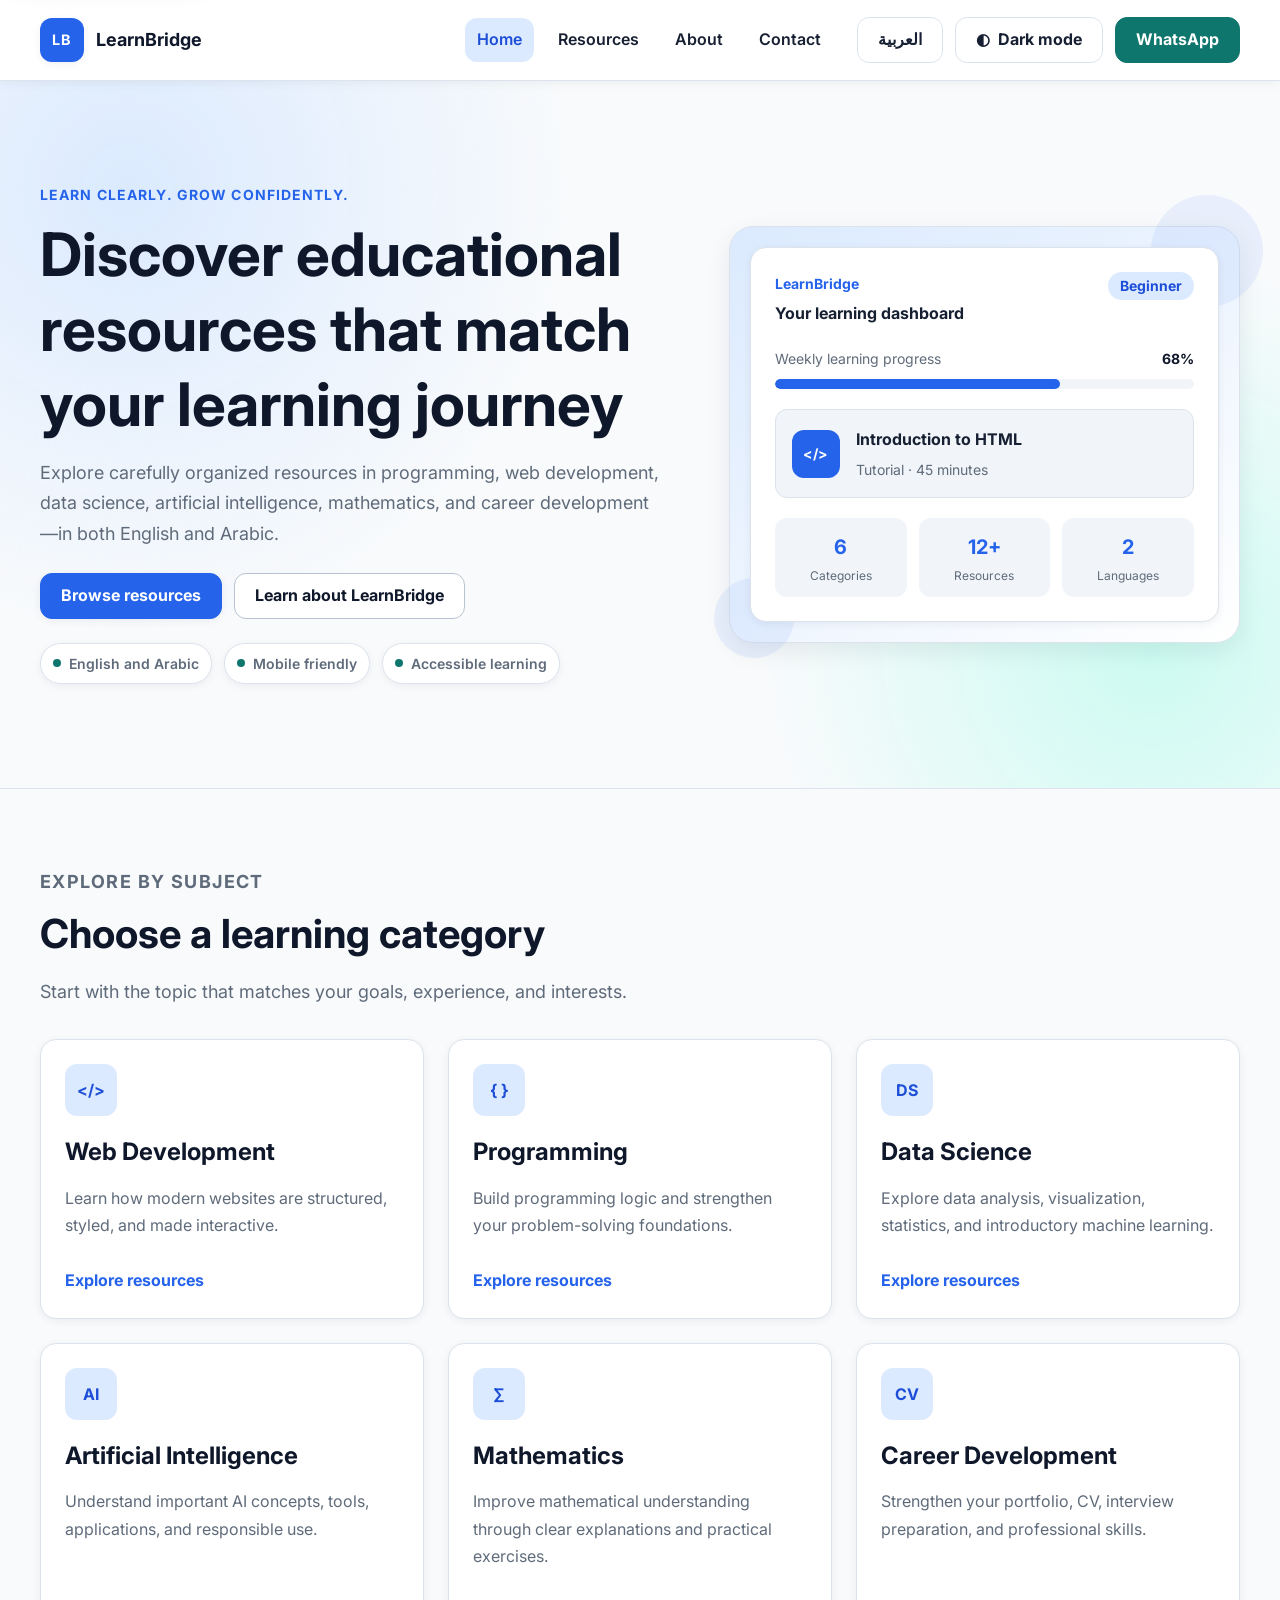
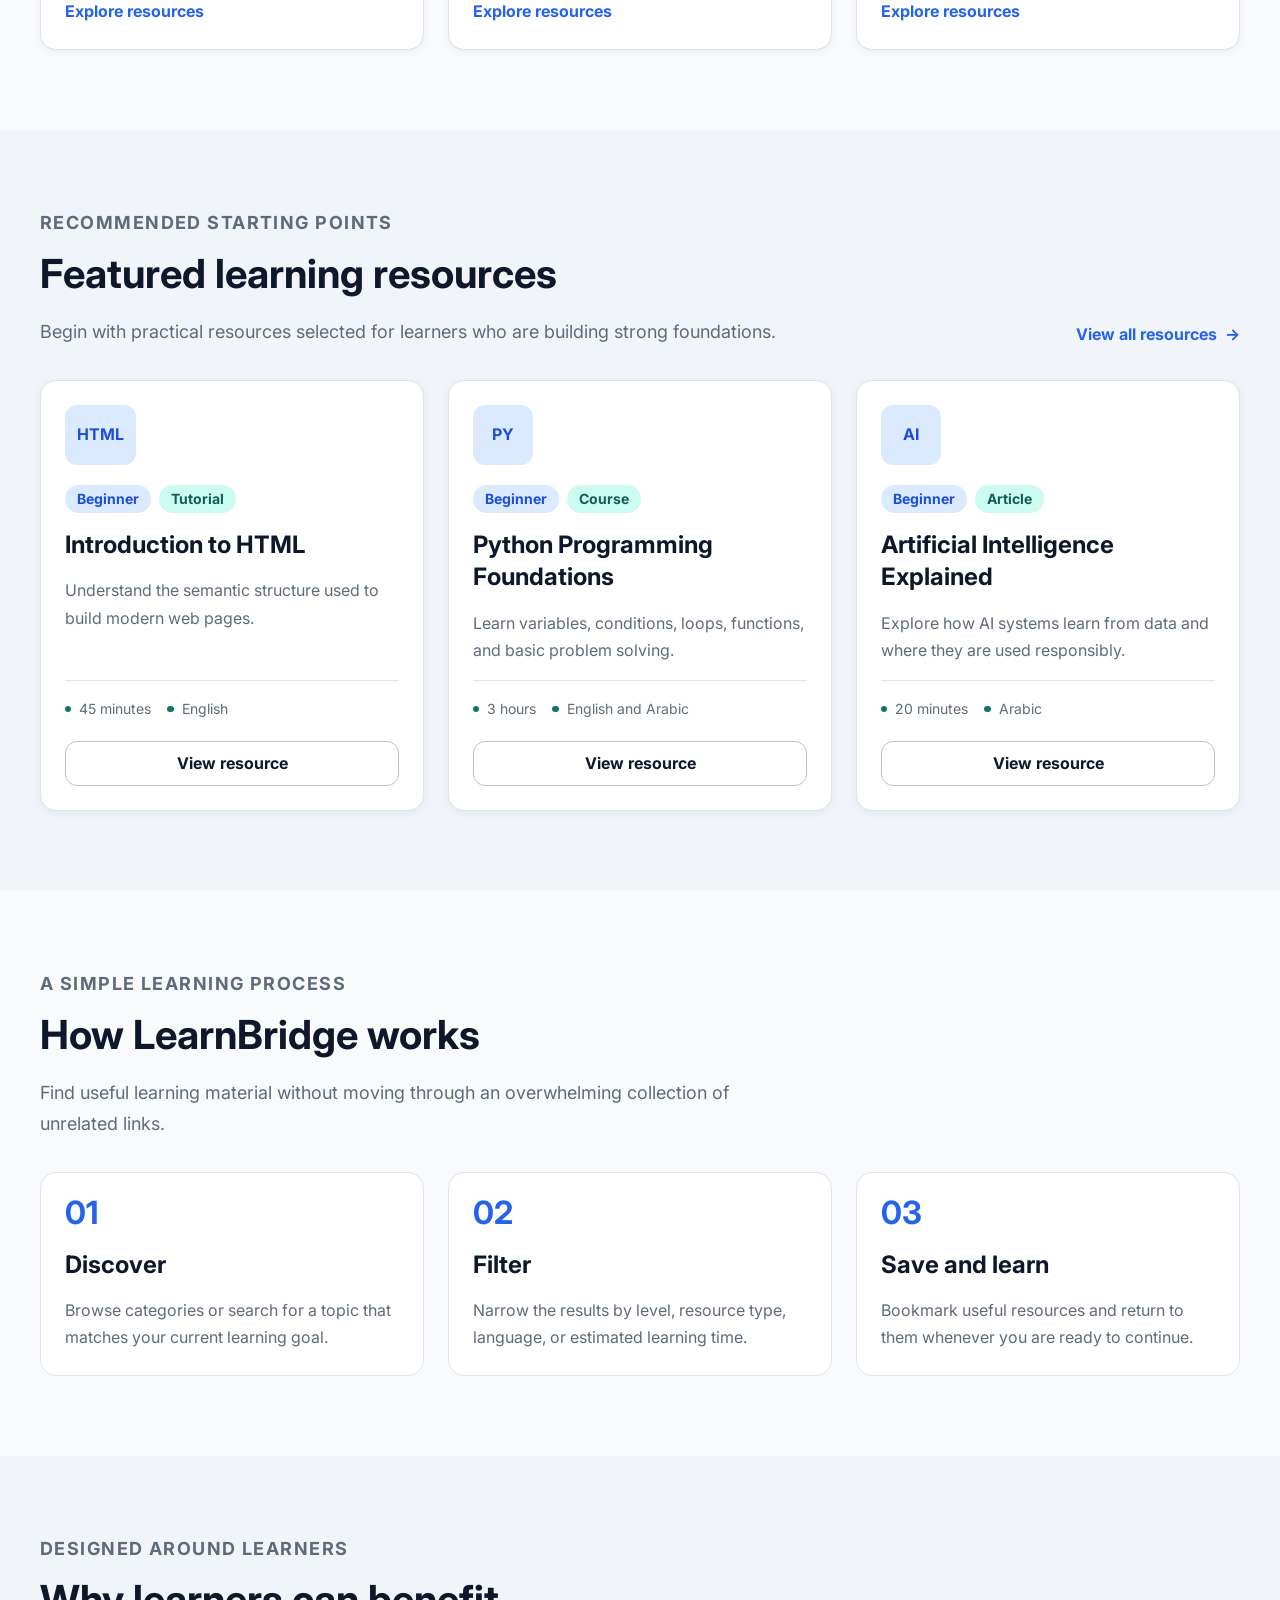
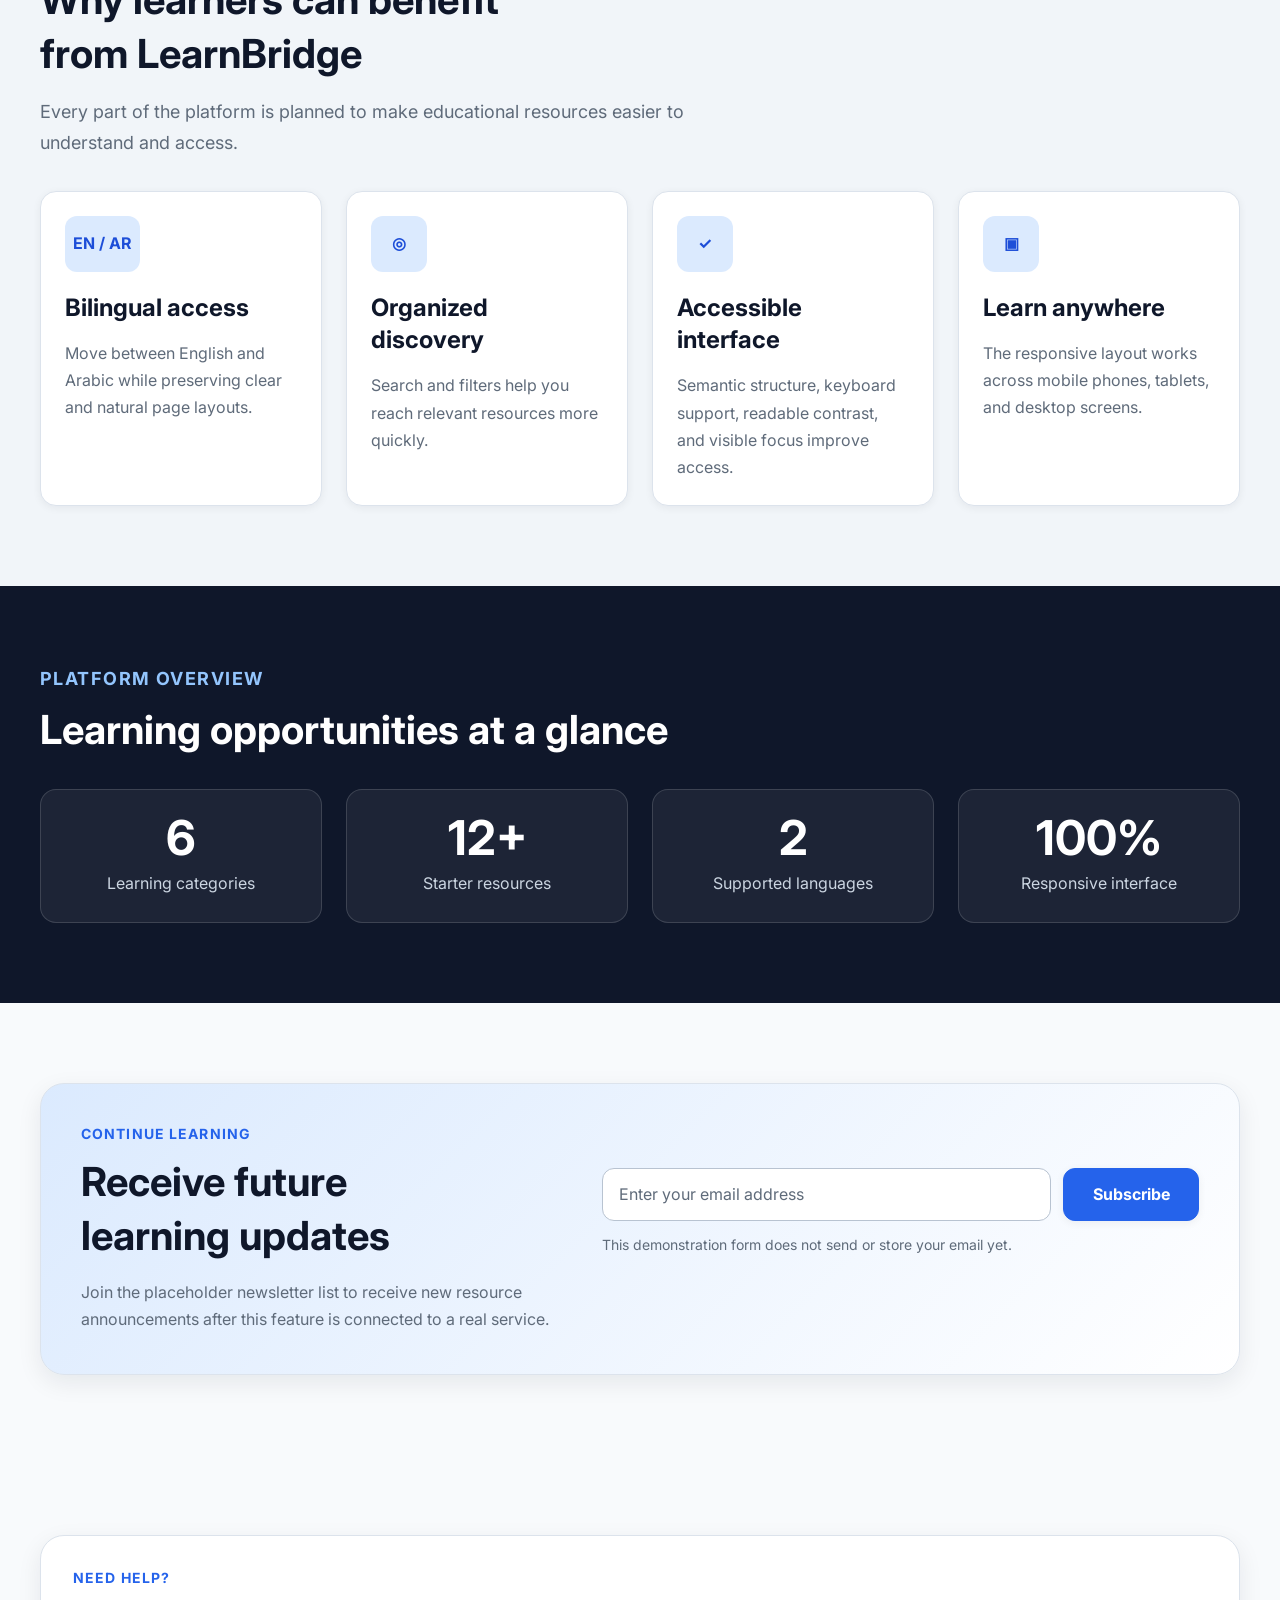
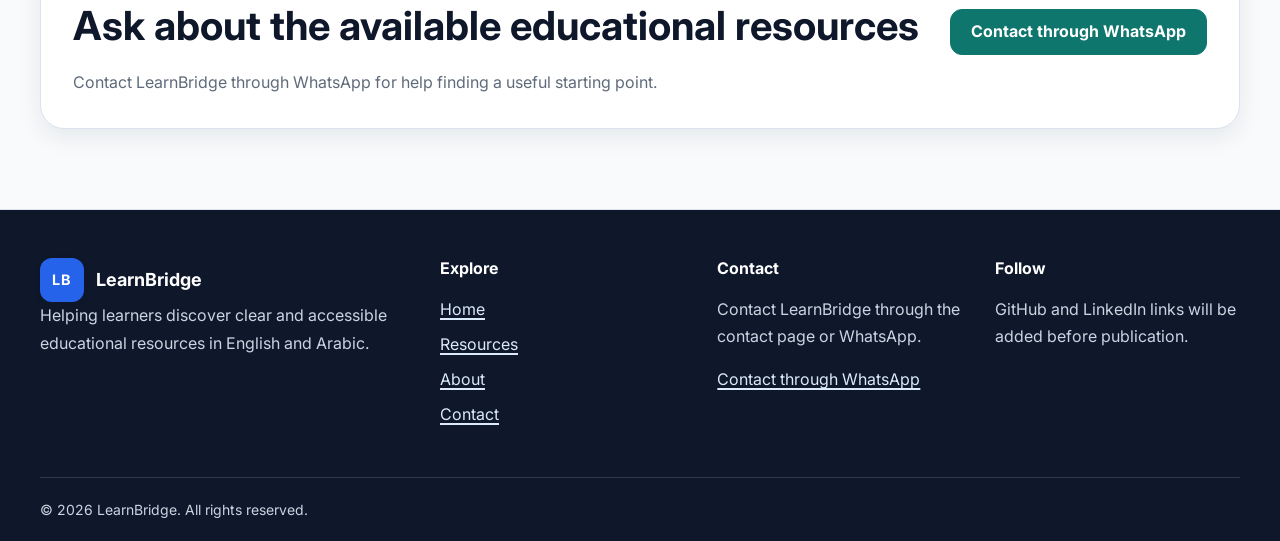
<file: index.html>
<!DOCTYPE html>
<html lang="en" dir="ltr">
  <head>
    <meta charset="UTF-8">
    <meta name="viewport" content="width=device-width, initial-scale=1.0">

    <meta
      name="description"
      content="Discover bilingual educational resources for web development, programming, data science, artificial intelligence, mathematics, and career development."
    >

    <meta name="theme-color" content="#2563eb">

    <meta name="robots" content="index, follow">
    <meta name="color-scheme" content="light dark">

    <link
      rel="icon"
      href="images/logo/favicon.svg"
      type="image/svg+xml"
    >

    <link
      rel="canonical"
      href="https://hawraamkhalil.github.io/learnbridge-bilingual-learning-platform/"
    >

    <meta
      property="og:url"
      content="https://hawraamkhalil.github.io/learnbridge-bilingual-learning-platform/"
    >
    <meta
      property="og:image"
      content="https://hawraamkhalil.github.io/learnbridge-bilingual-learning-platform/images/screenshots/home-desktop.png"
    >
    <meta property="og:type" content="website">
    <meta property="og:site_name" content="LearnBridge">

    <meta
      property="og:title"
      content="LearnBridge | Bilingual Educational Resources"
    >

    <meta
      property="og:description"
      content="Discover organized educational resources in programming, web development, data science, artificial intelligence, mathematics, and career development in English and Arabic."
    >

    <meta name="twitter:card" content="summary">

    <meta
      name="twitter:title"
      content="LearnBridge | Bilingual Educational Resources"
    >

    <meta
      name="twitter:description"
      content="Discover organized educational resources in English and Arabic."
    >

    <link rel="preconnect" href="https://fonts.googleapis.com">
    <link rel="preconnect" href="https://fonts.gstatic.com" crossorigin>

    <link
      href="https://fonts.googleapis.com/css2?family=Inter:wght@400;500;600;700&family=Noto+Kufi+Arabic:wght@400;500;600;700&display=swap"
      rel="stylesheet"
    >

    <title>LearnBridge | Bilingual Educational Resources</title>

    <link rel="stylesheet" href="css/style.css">
    <link rel="stylesheet" href="css/responsive.css">

    <script src="js/language.js" defer></script>
    <script src="js/main.js" defer></script>
  </head>

  <body id="top" data-page="home">
    <a
      class="skip-link"
      href="#main-content"
      data-i18n="common.skipToContent"
    >
      Skip to main content
    </a>

    <header class="site-header">
      <div class="container header-layout">
        <a
          class="brand"
          href="index.html"
          aria-label="LearnBridge home"
          data-i18n-aria-label="common.brandHomeLabel"
        >
          <span class="brand-mark" aria-hidden="true">LB</span>
          <span class="brand-name">LearnBridge</span>
        </a>

        <button
          class="menu-toggle control-button"
          type="button"
          aria-expanded="false"
          aria-controls="primary-navigation"
          aria-label="Open navigation menu"
          data-menu-toggle
          data-i18n-aria-label="common.openMenu"
        >
          <span class="menu-toggle__icon" aria-hidden="true">
            <span class="menu-toggle__bar"></span>
            <span class="menu-toggle__bar"></span>
            <span class="menu-toggle__bar"></span>
          </span>

          <span
            class="menu-toggle__label"
            data-i18n="common.menu"
          >
            Menu
          </span>
        </button>

        <nav
          id="primary-navigation"
          class="primary-navigation"
          data-primary-navigation
          aria-label="Primary navigation"
          data-i18n-aria-label="common.primaryNavigation"
        >
          <ul class="navigation-list">
            <li>
              <a
                class="navigation-link"
                href="index.html"
                aria-current="page"
                data-i18n="common.navHome"
              >
                Home
              </a>
            </li>

            <li>
              <a
                class="navigation-link"
                href="resources.html"
                data-i18n="common.navResources"
              >
                Resources
              </a>
            </li>

            <li>
              <a
                class="navigation-link"
                href="about.html"
                data-i18n="common.navAbout"
              >
                About
              </a>
            </li>

            <li>
              <a
                class="navigation-link"
                href="contact.html"
                data-i18n="common.navContact"
              >
                Contact
              </a>
            </li>
          </ul>

          <div class="navigation-actions">
            <button
              class="control-button language-toggle"
              type="button"
              data-language-toggle
              aria-label="Switch language to Arabic"
            >
              <span
                data-language-toggle-label
                lang="ar"
                dir="rtl"
              >
                العربية
              </span>
            </button>

            <button
              class="control-button theme-toggle"
              type="button"
              data-theme-toggle
              aria-label="Switch to dark mode"
              data-i18n-aria-label="common.switchToDarkMode"
              aria-pressed="false"
            >
              <span aria-hidden="true">◐</span>

              <span
                data-theme-label
                data-i18n="common.darkMode"
              >
                Dark mode
              </span>
            </button>

            <a
              class="button button--whatsapp"
              href="contact.html#whatsapp-contact"
              data-whatsapp-link
              data-i18n="common.whatsapp"
            >
              WhatsApp
            </a>
          </div>
        </nav>
      </div>
    </header>

    <main id="main-content" tabindex="-1">
      <section
        class="hero section"
        aria-labelledby="home-page-title"
      >
        <div class="container hero-grid">
          <div class="hero-copy">
            <p
              class="eyebrow"
              data-i18n="home.eyebrow"
            >
              Learn clearly. Grow confidently.
            </p>

            <h1
              id="home-page-title"
              data-i18n="home.heroTitle"
            >
              Discover educational resources that match your learning journey
            </h1>

            <p
              class="hero-description"
              data-i18n="home.heroDescription"
            >
              Explore carefully organized resources in programming, web
              development, data science, artificial intelligence, mathematics,
              and career development—in both English and Arabic.
            </p>

            <div class="hero-actions">
              <a
                class="button button--primary"
                href="resources.html"
                data-i18n="home.browseResources"
              >
                Browse resources
              </a>

              <a
                class="button button--secondary"
                href="about.html"
                data-i18n="home.learnMore"
              >
                Learn about LearnBridge
              </a>
            </div>

            <ul
              class="hero-highlights"
              aria-label="Platform highlights"
              data-i18n-aria-label="home.highlightsLabel"
            >
              <li data-i18n="home.highlightBilingual">
                English and Arabic
              </li>

              <li data-i18n="home.highlightResponsive">
                Mobile friendly
              </li>

              <li data-i18n="home.highlightAccessible">
                Accessible learning
              </li>
            </ul>
          </div>

          <div
            class="hero-visual"
            role="img"
            aria-label="Preview of the LearnBridge resource experience"
            data-i18n-aria-label="home.heroPreviewLabel"
          >
            <div class="hero-dashboard">
              <div class="hero-dashboard__header">
                <div>
                  <span class="hero-dashboard__label">LearnBridge</span>
                  <strong data-i18n="home.previewHeading">
                    Your learning dashboard
                  </strong>
                </div>

                <span class="badge" data-i18n="home.previewLevel">
                  Beginner
                </span>
              </div>

              <div class="hero-progress">
                <div class="hero-progress__text">
                  <span data-i18n="home.weeklyProgress">
                    Weekly learning progress
                  </span>

                  <strong>68%</strong>
                </div>

                <div
                  class="progress-track"
                  role="progressbar"
                  aria-label="Weekly learning progress"
                  aria-valuemin="0"
                  aria-valuemax="100"
                  aria-valuenow="68"
                  data-i18n-aria-label="home.weeklyProgress"
                >
                  <span class="progress-value"></span>
                </div>
              </div>

              <div class="hero-resource-preview">
                <span
                  class="resource-preview-icon"
                  aria-hidden="true"
                >
                  &lt;/&gt;
                </span>

                <div>
                  <strong data-i18n="home.previewResourceTitle">
                    Introduction to HTML
                  </strong>

                  <span data-i18n="home.previewResourceMeta">
                    Tutorial · 45 minutes
                  </span>
                </div>
              </div>

              <div class="hero-stat-grid">
                <div class="hero-mini-stat">
                  <strong>6</strong>
                  <span data-i18n="home.previewCategories">
                    Categories
                  </span>
                </div>

                <div class="hero-mini-stat">
                  <strong>12+</strong>
                  <span data-i18n="home.previewResources">
                    Resources
                  </span>
                </div>

                <div class="hero-mini-stat">
                  <strong>2</strong>
                  <span data-i18n="home.previewLanguages">
                    Languages
                  </span>
                </div>
              </div>
            </div>
          </div>
        </div>
      </section>

      <section
        class="section"
        aria-labelledby="categories-title"
      >
        <div class="container">
          <div class="section-heading">
            <p
              class="eyebrow"
              data-i18n="home.categoriesEyebrow"
            >
              Explore by subject
            </p>

            <h2
              id="categories-title"
              data-i18n="home.categoriesTitle"
            >
              Choose a learning category
            </h2>

            <p data-i18n="home.categoriesDescription">
              Start with the topic that matches your goals, experience, and
              interests.
            </p>
          </div>

          <div class="category-grid">
            <article class="card category-card">
              <span class="category-icon" aria-hidden="true">
                &lt;/&gt;
              </span>

              <h3 data-i18n="categories.webDevelopment">
                Web Development
              </h3>

              <p data-i18n="categories.webDevelopmentDescription">
                Learn how modern websites are structured, styled, and made
                interactive.
              </p>

              <a
                class="category-link"
                href="resources.html#resource-library"
                data-i18n="home.exploreCategory"
              >
                Explore resources
              </a>
            </article>

            <article class="card category-card">
              <span class="category-icon" aria-hidden="true">
                { }
              </span>

              <h3 data-i18n="categories.programming">
                Programming
              </h3>

              <p data-i18n="categories.programmingDescription">
                Build programming logic and strengthen your problem-solving
                foundations.
              </p>

              <a
                class="category-link"
                href="resources.html#resource-library"
                data-i18n="home.exploreCategory"
              >
                Explore resources
              </a>
            </article>

            <article class="card category-card">
              <span class="category-icon" aria-hidden="true">
                DS
              </span>

              <h3 data-i18n="categories.dataScience">
                Data Science
              </h3>

              <p data-i18n="categories.dataScienceDescription">
                Explore data analysis, visualization, statistics, and
                introductory machine learning.
              </p>

              <a
                class="category-link"
                href="resources.html#resource-library"
                data-i18n="home.exploreCategory"
              >
                Explore resources
              </a>
            </article>

            <article class="card category-card">
              <span class="category-icon" aria-hidden="true">
                AI
              </span>

              <h3 data-i18n="categories.artificialIntelligence">
                Artificial Intelligence
              </h3>

              <p data-i18n="categories.artificialIntelligenceDescription">
                Understand important AI concepts, tools, applications, and
                responsible use.
              </p>

              <a
                class="category-link"
                href="resources.html#resource-library"
                data-i18n="home.exploreCategory"
              >
                Explore resources
              </a>
            </article>

            <article class="card category-card">
              <span class="category-icon" aria-hidden="true">
                ∑
              </span>

              <h3 data-i18n="categories.mathematics">
                Mathematics
              </h3>

              <p data-i18n="categories.mathematicsDescription">
                Improve mathematical understanding through clear explanations
                and practical exercises.
              </p>

              <a
                class="category-link"
                href="resources.html#resource-library"
                data-i18n="home.exploreCategory"
              >
                Explore resources
              </a>
            </article>

            <article class="card category-card">
              <span class="category-icon" aria-hidden="true">
                CV
              </span>

              <h3 data-i18n="categories.careerDevelopment">
                Career Development
              </h3>

              <p data-i18n="categories.careerDevelopmentDescription">
                Strengthen your portfolio, CV, interview preparation, and
                professional skills.
              </p>

              <a
                class="category-link"
                href="resources.html#resource-library"
                data-i18n="home.exploreCategory"
              >
                Explore resources
              </a>
            </article>
          </div>
        </div>
      </section>

      <section
        class="section section--subtle"
        aria-labelledby="featured-resources-title"
      >
        <div class="container">
          <div class="section-header-row">
            <div class="section-heading">
              <p
                class="eyebrow"
                data-i18n="home.featuredEyebrow"
              >
                Recommended starting points
              </p>

              <h2
                id="featured-resources-title"
                data-i18n="home.featuredTitle"
              >
                Featured learning resources
              </h2>

              <p data-i18n="home.featuredDescription">
                Begin with practical resources selected for learners who are
                building strong foundations.
              </p>
            </div>

            <a
              class="text-link"
              href="resources.html"
              data-i18n="home.viewAllResources"
            >
              View all resources
            </a>
          </div>

          <div class="featured-grid">
            <article class="card resource-card">
              <div
                class="resource-card__icon"
                aria-hidden="true"
              >
                HTML
              </div>

              <div class="resource-card__badges">
                <span
                  class="badge"
                  data-i18n="resourceLabels.beginner"
                >
                  Beginner
                </span>

                <span
                  class="badge badge--accent"
                  data-i18n="resourceLabels.tutorial"
                >
                  Tutorial
                </span>
              </div>

              <h3 data-i18n="featured.htmlTitle">
                Introduction to HTML
              </h3>

              <p data-i18n="featured.htmlDescription">
                Understand the semantic structure used to build modern web
                pages.
              </p>

              <div class="resource-card__meta">
                <span data-i18n="featured.duration45">
                  45 minutes
                </span>

                <span data-i18n="featured.languageEnglish">
                  English
                </span>
              </div>

              <a
                class="button button--secondary"
                href="resources.html"
                data-i18n="home.viewResource"
              >
                View resource
              </a>
            </article>

            <article class="card resource-card">
              <div
                class="resource-card__icon"
                aria-hidden="true"
              >
                PY
              </div>

              <div class="resource-card__badges">
                <span
                  class="badge"
                  data-i18n="resourceLabels.beginner"
                >
                  Beginner
                </span>

                <span
                  class="badge badge--accent"
                  data-i18n="resourceLabels.course"
                >
                  Course
                </span>
              </div>

              <h3 data-i18n="featured.pythonTitle">
                Python Programming Foundations
              </h3>

              <p data-i18n="featured.pythonDescription">
                Learn variables, conditions, loops, functions, and basic
                problem solving.
              </p>

              <div class="resource-card__meta">
                <span data-i18n="featured.duration180">
                  3 hours
                </span>

                <span data-i18n="featured.languageBilingual">
                  English and Arabic
                </span>
              </div>

              <a
                class="button button--secondary"
                href="resources.html"
                data-i18n="home.viewResource"
              >
                View resource
              </a>
            </article>

            <article class="card resource-card">
              <div
                class="resource-card__icon"
                aria-hidden="true"
              >
                AI
              </div>

              <div class="resource-card__badges">
                <span
                  class="badge"
                  data-i18n="resourceLabels.beginner"
                >
                  Beginner
                </span>

                <span
                  class="badge badge--accent"
                  data-i18n="resourceLabels.article"
                >
                  Article
                </span>
              </div>

              <h3 data-i18n="featured.aiTitle">
                Artificial Intelligence Explained
              </h3>

              <p data-i18n="featured.aiDescription">
                Explore how AI systems learn from data and where they are used
                responsibly.
              </p>

              <div class="resource-card__meta">
                <span data-i18n="featured.duration20">
                  20 minutes
                </span>

                <span data-i18n="featured.languageArabic">
                  Arabic
                </span>
              </div>

              <a
                class="button button--secondary"
                href="resources.html"
                data-i18n="home.viewResource"
              >
                View resource
              </a>
            </article>
          </div>
        </div>
      </section>

      <section
        class="section"
        aria-labelledby="how-it-works-title"
      >
        <div class="container">
          <div class="section-heading">
            <p
              class="eyebrow"
              data-i18n="home.howItWorksEyebrow"
            >
              A simple learning process
            </p>

            <h2
              id="how-it-works-title"
              data-i18n="home.howItWorksTitle"
            >
              How LearnBridge works
            </h2>

            <p data-i18n="home.howItWorksDescription">
              Find useful learning material without moving through an
              overwhelming collection of unrelated links.
            </p>
          </div>

          <div class="steps-grid">
            <article class="step-card">
              <span class="step-number" aria-hidden="true">01</span>

              <h3 data-i18n="home.stepDiscoverTitle">
                Discover
              </h3>

              <p data-i18n="home.stepDiscoverDescription">
                Browse categories or search for a topic that matches your
                current learning goal.
              </p>
            </article>

            <article class="step-card">
              <span class="step-number" aria-hidden="true">02</span>

              <h3 data-i18n="home.stepFilterTitle">
                Filter
              </h3>

              <p data-i18n="home.stepFilterDescription">
                Narrow the results by level, resource type, language, or
                estimated learning time.
              </p>
            </article>

            <article class="step-card">
              <span class="step-number" aria-hidden="true">03</span>

              <h3 data-i18n="home.stepSaveTitle">
                Save and learn
              </h3>

              <p data-i18n="home.stepSaveDescription">
                Bookmark useful resources and return to them whenever you are
                ready to continue.
              </p>
            </article>
          </div>
        </div>
      </section>

      <section
        class="section section--subtle"
        aria-labelledby="benefits-title"
      >
        <div class="container">
          <div class="section-heading">
            <p
              class="eyebrow"
              data-i18n="home.benefitsEyebrow"
            >
              Designed around learners
            </p>

            <h2
              id="benefits-title"
              data-i18n="home.benefitsTitle"
            >
              Why learners can benefit from LearnBridge
            </h2>

            <p data-i18n="home.benefitsDescription">
              Every part of the platform is planned to make educational
              resources easier to understand and access.
            </p>
          </div>

          <div class="benefit-grid">
            <article class="card benefit-card">
              <span class="benefit-icon" aria-hidden="true">EN / AR</span>

              <h3 data-i18n="home.bilingualBenefitTitle">
                Bilingual access
              </h3>

              <p data-i18n="home.bilingualBenefitDescription">
                Move between English and Arabic while preserving clear and
                natural page layouts.
              </p>
            </article>

            <article class="card benefit-card">
              <span class="benefit-icon" aria-hidden="true">◎</span>

              <h3 data-i18n="home.organizedBenefitTitle">
                Organized discovery
              </h3>

              <p data-i18n="home.organizedBenefitDescription">
                Search and filters help you reach relevant resources more
                quickly.
              </p>
            </article>

            <article class="card benefit-card">
              <span class="benefit-icon" aria-hidden="true">✓</span>

              <h3 data-i18n="home.accessibleBenefitTitle">
                Accessible interface
              </h3>

              <p data-i18n="home.accessibleBenefitDescription">
                Semantic structure, keyboard support, readable contrast, and
                visible focus improve access.
              </p>
            </article>

            <article class="card benefit-card">
              <span class="benefit-icon" aria-hidden="true">▣</span>

              <h3 data-i18n="home.flexibleBenefitTitle">
                Learn anywhere
              </h3>

              <p data-i18n="home.flexibleBenefitDescription">
                The responsive layout works across mobile phones, tablets, and
                desktop screens.
              </p>
            </article>
          </div>
        </div>
      </section>

      <section
        class="stats-section section"
        aria-labelledby="statistics-title"
      >
        <div class="container">
          <div class="section-heading stats-heading">
            <p
              class="eyebrow"
              data-i18n="home.statisticsEyebrow"
            >
              Platform overview
            </p>

            <h2
              id="statistics-title"
              data-i18n="home.statisticsTitle"
            >
              Learning opportunities at a glance
            </h2>
          </div>

          <div class="stats-grid">
            <article class="stat-card">
              <strong class="stat-value">6</strong>

              <span data-i18n="home.statCategories">
                Learning categories
              </span>
            </article>

            <article class="stat-card">
              <strong class="stat-value">12+</strong>

              <span data-i18n="home.statResources">
                Starter resources
              </span>
            </article>

            <article class="stat-card">
              <strong class="stat-value">2</strong>

              <span data-i18n="home.statLanguages">
                Supported languages
              </span>
            </article>

            <article class="stat-card">
              <strong class="stat-value">100%</strong>

              <span data-i18n="home.statResponsive">
                Responsive interface
              </span>
            </article>
          </div>
        </div>
      </section>

      <section
        class="section"
        aria-labelledby="newsletter-title"
      >
        <div class="container">
          <div class="newsletter-panel">
            <div class="newsletter-copy">
              <p
                class="eyebrow"
                data-i18n="home.newsletterEyebrow"
              >
                Continue learning
              </p>

              <h2
                id="newsletter-title"
                data-i18n="home.newsletterTitle"
              >
                Receive future learning updates
              </h2>

              <p data-i18n="home.newsletterDescription">
                Join the placeholder newsletter list to receive new resource
                announcements after this feature is connected to a real
                service.
              </p>
            </div>

            <form
              class="newsletter-form"
              action="#"
              method="post"
              novalidate
              data-newsletter-form
            >
              <div class="newsletter-fields">
                <label
                  class="visually-hidden"
                  for="newsletter-email"
                  data-i18n="home.newsletterEmailLabel"
                >
                  Email address
                </label>

                <input
                  id="newsletter-email"
                  class="form-control"
                  name="email"
                  type="email"
                  autocomplete="email"
                  placeholder="Enter your email address"
                  data-i18n-placeholder="home.newsletterPlaceholder"
                  aria-describedby="newsletter-note newsletter-message"
                  required
                >

                <button
                  class="button button--primary"
                  type="submit"
                  data-i18n="home.subscribeButton"
                >
                  Subscribe
                </button>
              </div>

              <p
                id="newsletter-note"
                class="newsletter-note"
                data-i18n="home.newsletterNote"
              >
                This demonstration form does not send or store your email yet.
              </p>

              <p
                id="newsletter-message"
                class="field-message"
                data-newsletter-message
                role="status"
                aria-live="polite"
                aria-atomic="true"
              ></p>
            </form>
          </div>
        </div>
      </section>

      <section
        class="section whatsapp-section"
        aria-labelledby="home-whatsapp-title"
      >
        <div class="container">
          <div class="whatsapp-panel">
            <div>
              <p
                class="eyebrow"
                data-i18n="home.whatsappEyebrow"
              >
                Need help?
              </p>

              <h2
                id="home-whatsapp-title"
                data-i18n="home.whatsappTitle"
              >
                Ask about the available educational resources
              </h2>

              <p data-i18n="home.whatsappDescription">
                Contact LearnBridge through WhatsApp for help finding a useful
                starting point.
              </p>
            </div>

            <a
              class="button button--whatsapp"
              href="contact.html#whatsapp-contact"
              data-whatsapp-link
              data-i18n="home.whatsappButton"
            >
              Contact through WhatsApp
            </a>
          </div>
        </div>
      </section>
    </main>

    <footer class="site-footer">
      <div class="container footer-grid">
        <div class="footer-brand">
          <a
            class="brand"
            href="index.html"
            aria-label="LearnBridge home"
            data-i18n-aria-label="common.brandHomeLabel"
          >
            <span class="brand-mark" aria-hidden="true">LB</span>
            <span class="brand-name">LearnBridge</span>
          </a>

          <p data-i18n="common.footerDescription">
            Helping learners discover clear and accessible educational
            resources in English and Arabic.
          </p>
        </div>

        <nav
          class="footer-navigation"
          aria-label="Footer navigation"
          data-i18n-aria-label="common.footerNavigation"
        >
          <h2
            class="footer-heading"
            data-i18n="common.explore"
          >
            Explore
          </h2>

          <ul class="footer-list">
            <li>
              <a href="index.html" data-i18n="common.navHome">Home</a>
            </li>

            <li>
              <a href="resources.html" data-i18n="common.navResources">
                Resources
              </a>
            </li>

            <li>
              <a href="about.html" data-i18n="common.navAbout">About</a>
            </li>

            <li>
              <a href="contact.html" data-i18n="common.navContact">
                Contact
              </a>
            </li>
          </ul>
        </nav>

        <div class="footer-contact">
          <h2
            class="footer-heading"
            data-i18n="common.contactHeading"
          >
            Contact
          </h2>

          <p data-i18n="common.contactDescription">
            Contact LearnBridge through the contact page or WhatsApp.
          </p>

          <a
            href="contact.html#whatsapp-contact"
            data-whatsapp-link
            data-i18n="common.contactWhatsApp"
          >
            Contact through WhatsApp
          </a>
        </div>

        <div class="footer-social">
          <h2
            class="footer-heading"
            data-i18n="common.followHeading"
          >
            Follow
          </h2>

          <p data-i18n="common.socialPlaceholder">
            GitHub and LinkedIn links will be added before publication.
          </p>
        </div>
      </div>

      <div class="container footer-bottom">
        <p>
          <span aria-hidden="true">&copy;</span>
          <span data-current-year>2026</span>
          <span>LearnBridge.</span>
          <span data-i18n="common.rightsReserved">
            All rights reserved.
          </span>
        </p>
      </div>
    </footer>

    <a
      class="back-to-top"
      href="#top"
      aria-label="Back to top"
      data-i18n-aria-label="common.backToTop"
    >
      <span aria-hidden="true">↑</span>
      <span
        class="visually-hidden"
        data-i18n="common.backToTop"
      >
        Back to top
      </span>
    </a>
  </body>
</html>
</file>
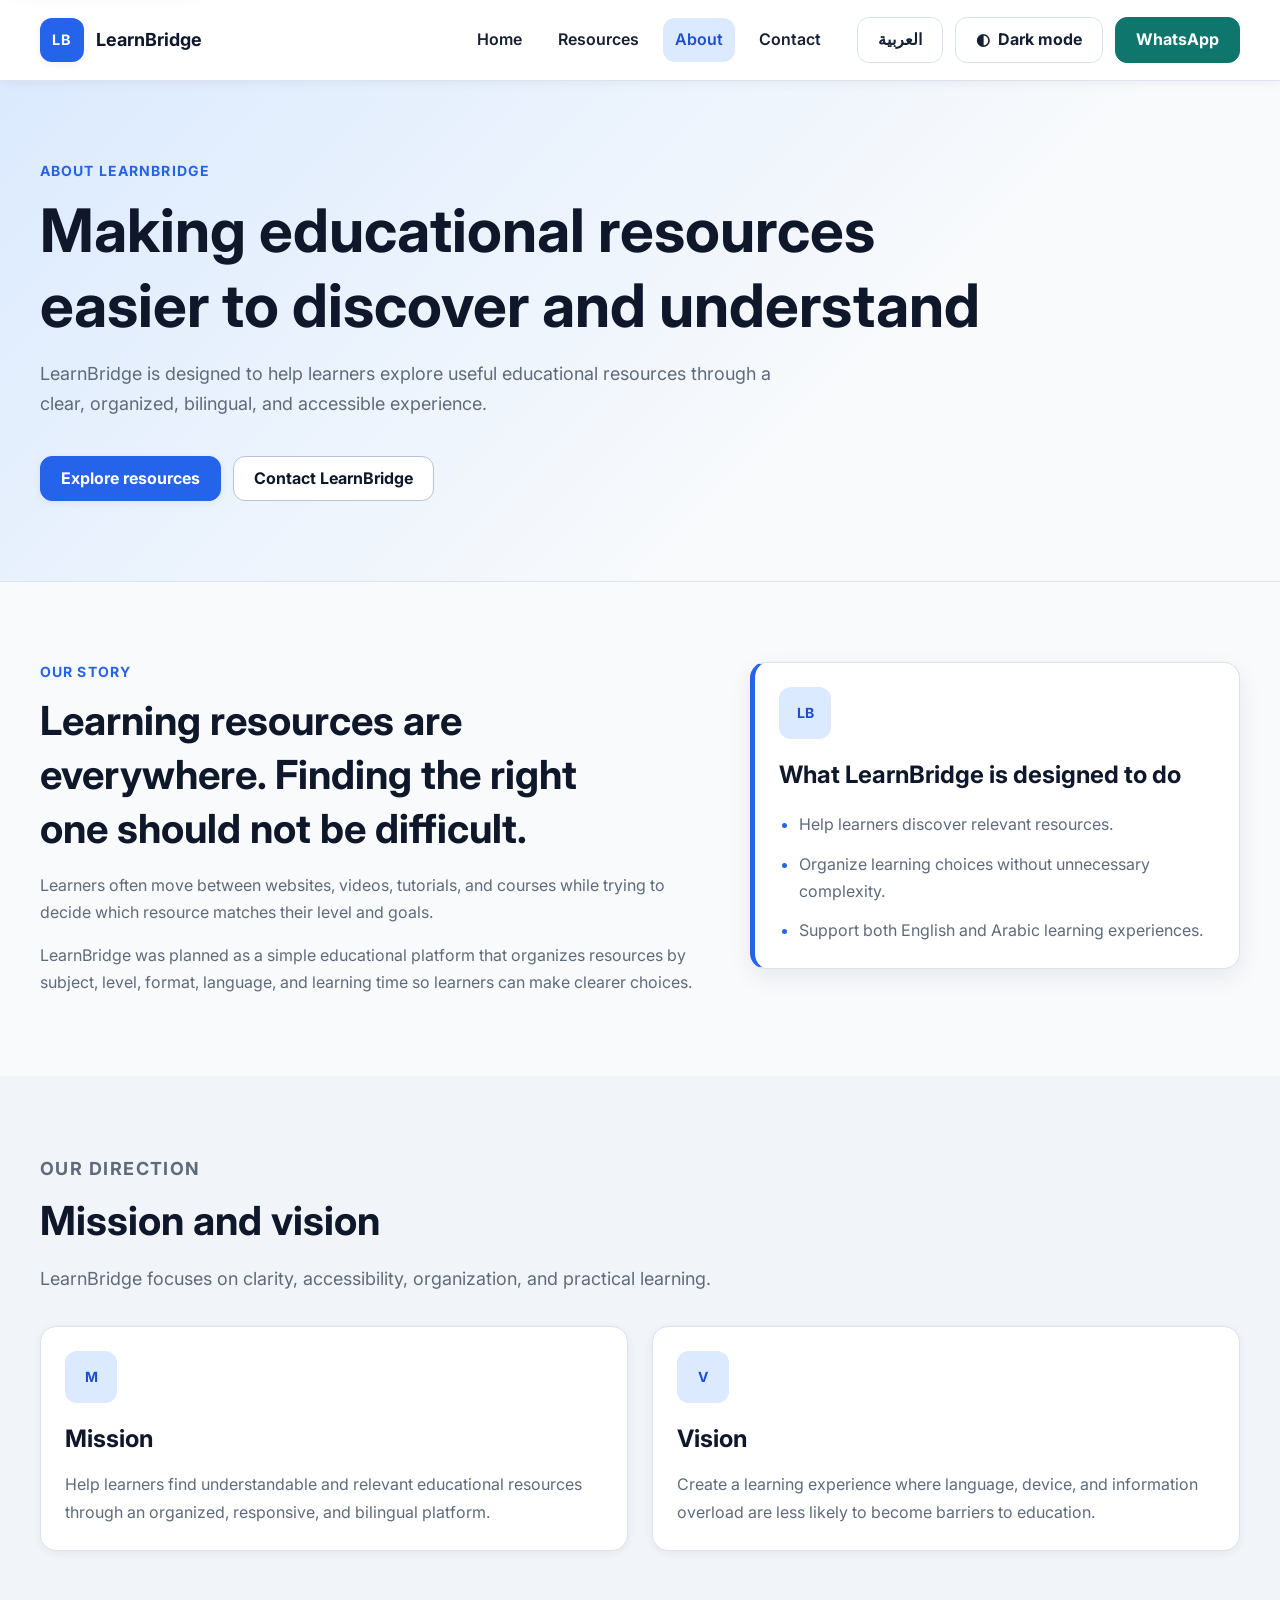
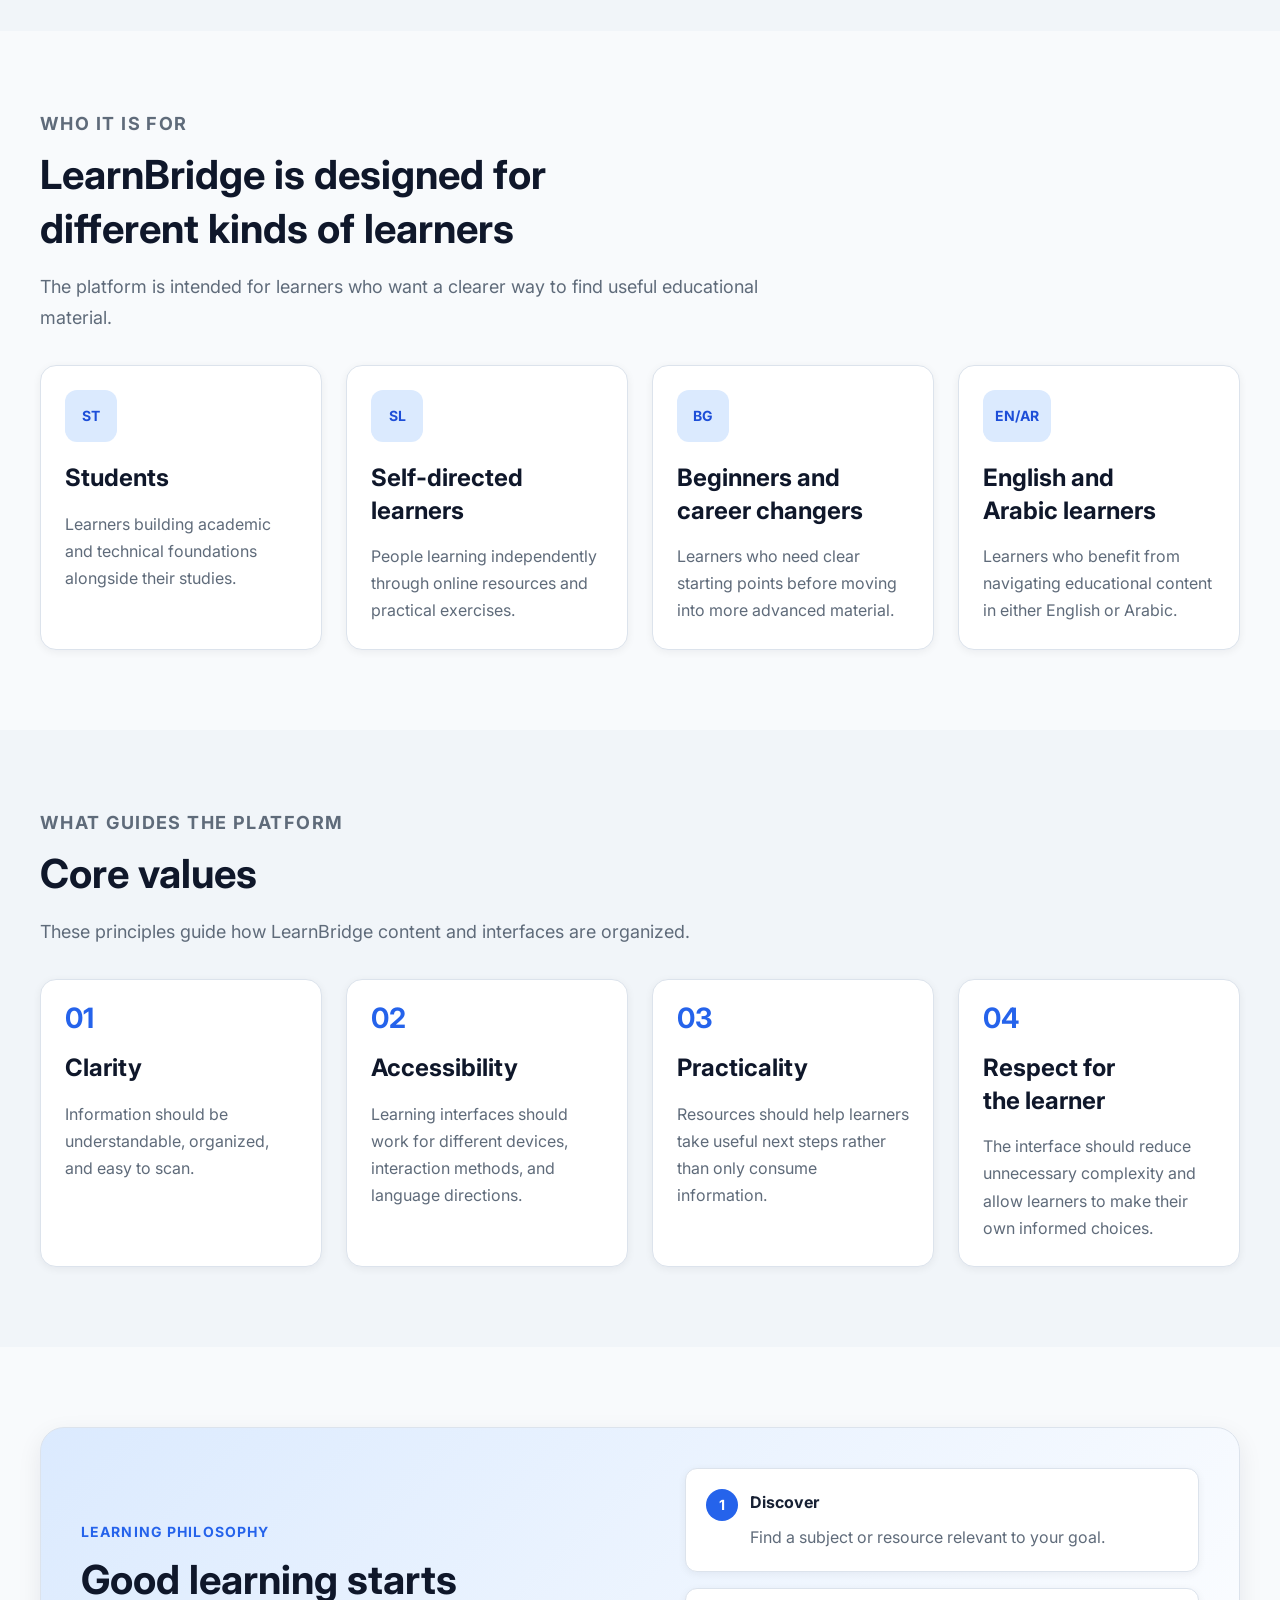
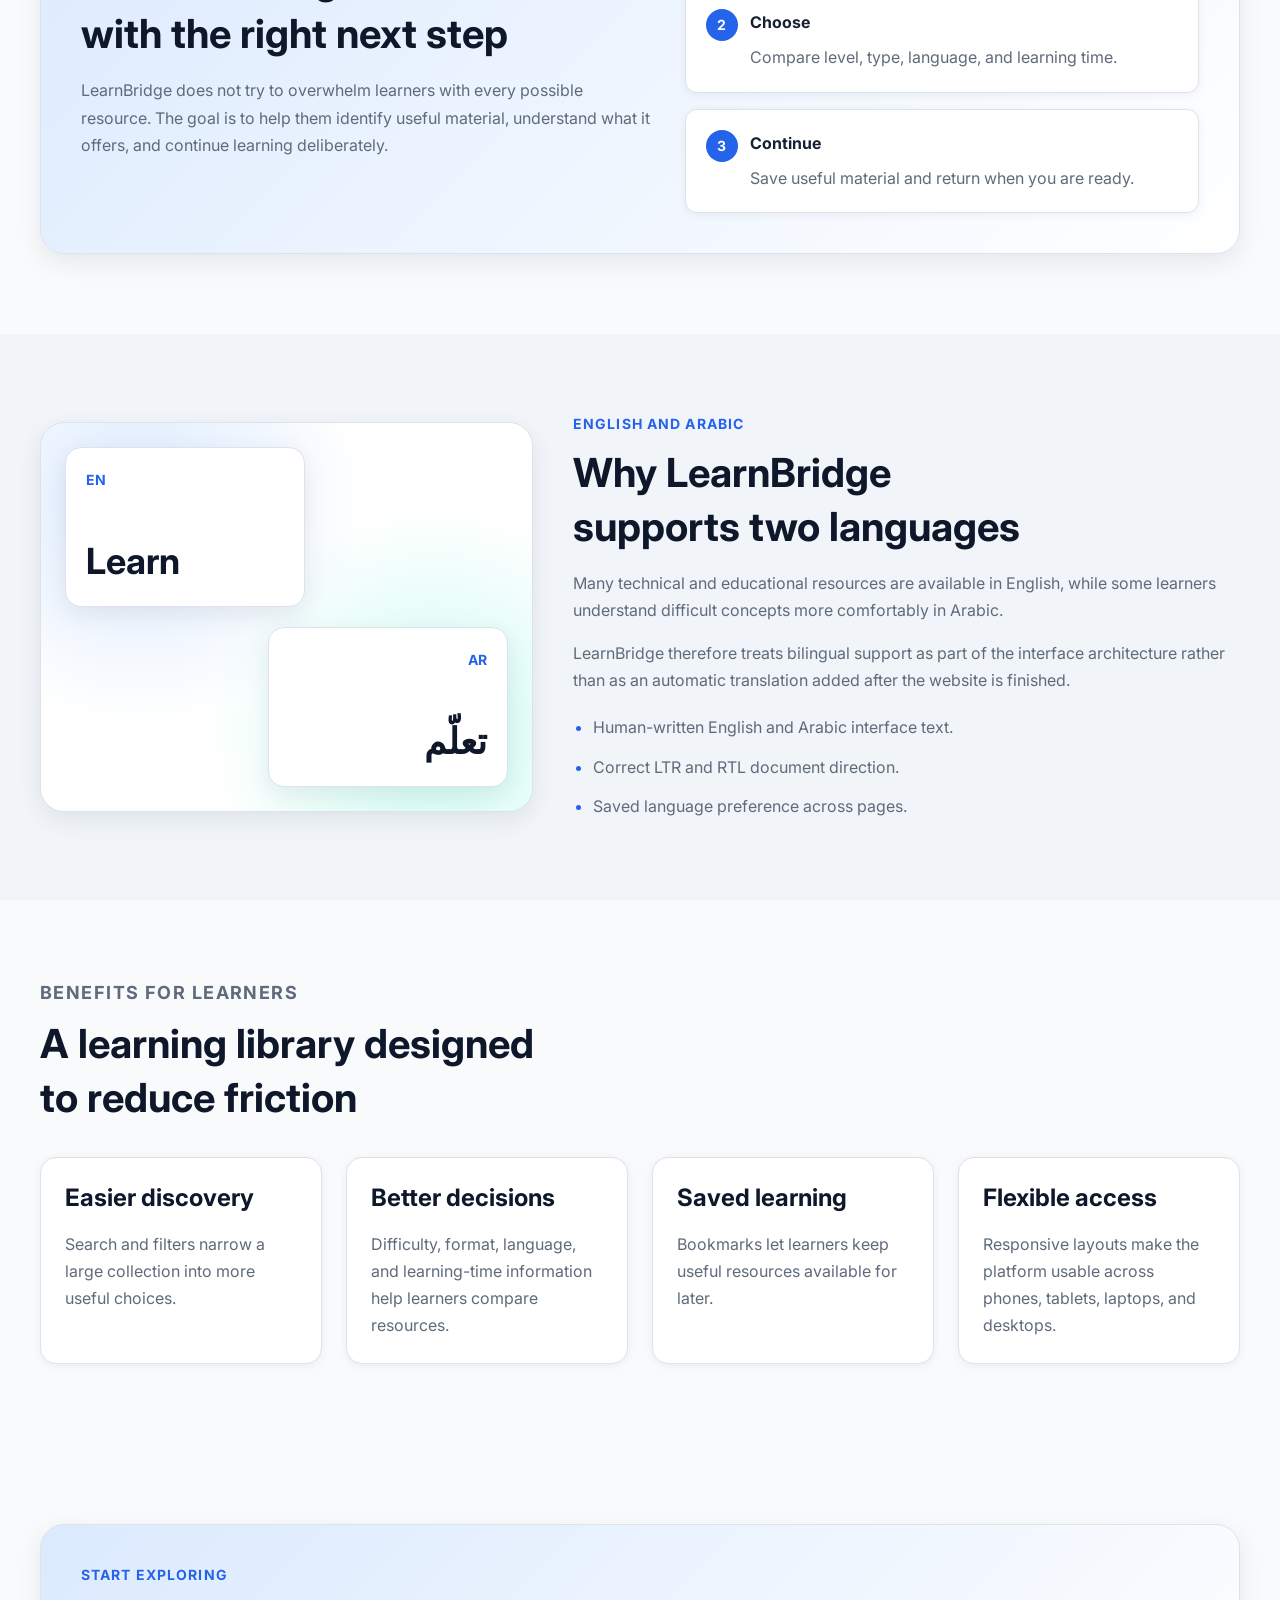
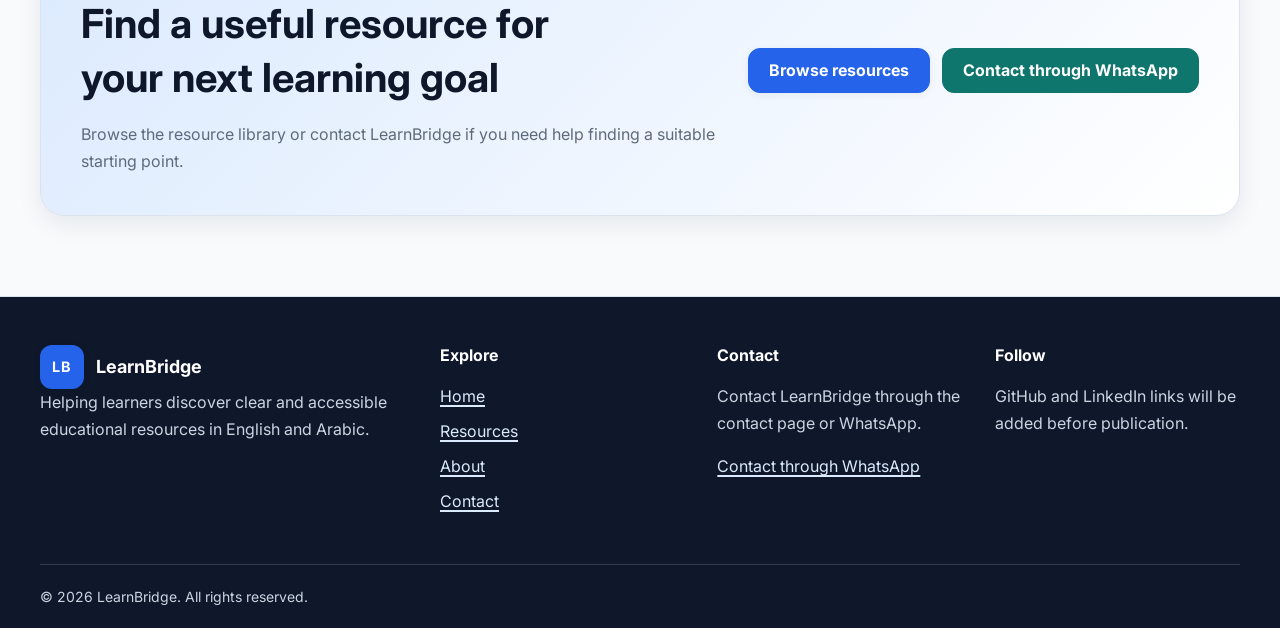
<file: about.html>
<!DOCTYPE html>
<html lang="en" dir="ltr">
  <head>
    <meta charset="UTF-8">
    <meta name="viewport" content="width=device-width, initial-scale=1.0">

    <meta
      name="description"
      content="Learn about the mission, vision, values, bilingual learning philosophy, and learner-focused approach behind LearnBridge."
    >

    <meta name="theme-color" content="#2563eb">
    <meta name="robots" content="index, follow">
    <meta name="color-scheme" content="light dark">

    <link
      rel="icon"
      href="images/logo/favicon.svg"
      type="image/svg+xml"
    >

    <link
      rel="canonical"
      href="https://hawraamkhalil.github.io/learnbridge-bilingual-learning-platform/about.html"
    >

    <meta
      property="og:url"
      content="https://hawraamkhalil.github.io/learnbridge-bilingual-learning-platform/about.html"
    >

    <meta
      property="og:image"
      content="https://hawraamkhalil.github.io/learnbridge-bilingual-learning-platform/images/screenshots/arabic-rtl.png"
    >

    <meta property="og:type" content="website">
    <meta property="og:site_name" content="LearnBridge">

    <meta
      property="og:title"
      content="LearnBridge | About"
    >

    <meta
      property="og:description"
      content="Learn about the mission, vision, values, bilingual approach, and learner-focused philosophy behind LearnBridge."
    >

    <meta name="twitter:card" content="summary">

    <meta
      name="twitter:title"
      content="LearnBridge | About"
    >

    <meta
      name="twitter:description"
      content="Discover the mission and learning philosophy behind LearnBridge."
    >
    <link rel="preconnect" href="https://fonts.googleapis.com">
    <link rel="preconnect" href="https://fonts.gstatic.com" crossorigin>

    <link
      href="https://fonts.googleapis.com/css2?family=Inter:wght@400;500;600;700&family=Noto+Kufi+Arabic:wght@400;500;600;700&display=swap"
      rel="stylesheet"
    >

    <title>LearnBridge | About</title>

    <link rel="stylesheet" href="css/style.css">
    <link rel="stylesheet" href="css/responsive.css">

    <script src="js/language.js" defer></script>
    <script src="js/main.js" defer></script>
  </head>

  <body id="top" data-page="about">
    <a
      class="skip-link"
      href="#main-content"
      data-i18n="common.skipToContent"
    >
      Skip to main content
    </a>

    <header class="site-header">
      <div class="container header-layout">
        <a
          class="brand"
          href="index.html"
          aria-label="LearnBridge home"
          data-i18n-aria-label="common.brandHomeLabel"
        >
          <span class="brand-mark" aria-hidden="true">LB</span>
          <span class="brand-name">LearnBridge</span>
        </a>

        <button
          class="menu-toggle control-button"
          type="button"
          aria-expanded="false"
          aria-controls="primary-navigation"
          aria-label="Open navigation menu"
          data-menu-toggle
          data-i18n-aria-label="common.openMenu"
        >
          <span class="menu-toggle__icon" aria-hidden="true">
            <span class="menu-toggle__bar"></span>
            <span class="menu-toggle__bar"></span>
            <span class="menu-toggle__bar"></span>
          </span>

          <span
            class="menu-toggle__label"
            data-i18n="common.menu"
          >
            Menu
          </span>
        </button>

        <nav
          id="primary-navigation"
          class="primary-navigation"
          data-primary-navigation
          aria-label="Primary navigation"
          data-i18n-aria-label="common.primaryNavigation"
        >
          <ul class="navigation-list">
            <li>
              <a
                class="navigation-link"
                href="index.html"
                data-i18n="common.navHome"
              >
                Home
              </a>
            </li>

            <li>
              <a
                class="navigation-link"
                href="resources.html"
                data-i18n="common.navResources"
              >
                Resources
              </a>
            </li>

            <li>
              <a
                class="navigation-link"
                href="about.html"
                aria-current="page"
                data-i18n="common.navAbout"
              >
                About
              </a>
            </li>

            <li>
              <a
                class="navigation-link"
                href="contact.html"
                data-i18n="common.navContact"
              >
                Contact
              </a>
            </li>
          </ul>

          <div class="navigation-actions">
            <button
              class="control-button language-toggle"
              type="button"
              data-language-toggle
              aria-label="Switch language to Arabic"
            >
              <span
                data-language-toggle-label
                lang="ar"
                dir="rtl"
              >
                العربية
              </span>
            </button>

            <button
              class="control-button theme-toggle"
              type="button"
              data-theme-toggle
              aria-label="Switch to dark mode"
              data-i18n-aria-label="common.switchToDarkMode"
              aria-pressed="false"
            >
              <span aria-hidden="true">◐</span>

              <span
                data-theme-label
                data-i18n="common.darkMode"
              >
                Dark mode
              </span>
            </button>

            <a
              class="button button--whatsapp"
              href="contact.html#whatsapp-contact"
              data-whatsapp-link
              data-i18n="common.whatsapp"
            >
              WhatsApp
            </a>
          </div>
        </nav>
      </div>
    </header>

    <main id="main-content" tabindex="-1">
      <section
        class="page-introduction section"
        aria-labelledby="about-page-title"
      >
        <div class="container">
          <p
            class="eyebrow"
            data-i18n="about.eyebrow"
          >
            About LearnBridge
          </p>

          <h1
            id="about-page-title"
            data-i18n="about.title"
          >
            Making educational resources easier to discover and understand
          </h1>

          <p data-i18n="about.description">
            LearnBridge is designed to help learners explore useful
            educational resources through a clear, organized, bilingual, and
            accessible experience.
          </p>

          <div class="about-introduction-actions">
            <a
              class="button button--primary"
              href="resources.html"
              data-i18n="about.exploreResourcesButton"
            >
              Explore resources
            </a>

            <a
              class="button button--secondary"
              href="contact.html"
              data-i18n="about.contactButton"
            >
              Contact LearnBridge
            </a>
          </div>
        </div>
      </section>

      <section
        class="section"
        aria-labelledby="about-story-title"
      >
        <div class="container about-story-grid">
          <div class="about-story-content">
            <p
              class="eyebrow"
              data-i18n="about.storyEyebrow"
            >
              Our story
            </p>

            <h2
              id="about-story-title"
              data-i18n="about.storyTitle"
            >
              Learning resources are everywhere. Finding the right one should
              not be difficult.
            </h2>

            <p data-i18n="about.storyParagraphOne">
              Learners often move between websites, videos, tutorials, and
              courses while trying to decide which resource matches their
              level and goals.
            </p>

            <p data-i18n="about.storyParagraphTwo">
              LearnBridge was planned as a simple educational platform that
              organizes resources by subject, level, format, language, and
              learning time so learners can make clearer choices.
            </p>
          </div>

          <aside
            class="about-story-note"
            aria-labelledby="about-purpose-title"
          >
            <span
              class="about-story-note__icon"
              aria-hidden="true"
            >
              LB
            </span>

            <h3
              id="about-purpose-title"
              data-i18n="about.purposeTitle"
            >
              What LearnBridge is designed to do
            </h3>

            <ul class="about-purpose-list">
              <li data-i18n="about.purposeDiscover">
                Help learners discover relevant resources.
              </li>

              <li data-i18n="about.purposeOrganize">
                Organize learning choices without unnecessary complexity.
              </li>

              <li data-i18n="about.purposeBilingual">
                Support both English and Arabic learning experiences.
              </li>
            </ul>
          </aside>
        </div>
      </section>

      <section
        class="section section--subtle"
        aria-labelledby="mission-vision-title"
      >
        <div class="container">
          <div class="section-heading">
            <p
              class="eyebrow"
              data-i18n="about.directionEyebrow"
            >
              Our direction
            </p>

            <h2
              id="mission-vision-title"
              data-i18n="about.directionTitle"
            >
              Mission and vision
            </h2>

            <p data-i18n="about.directionDescription">
              LearnBridge focuses on clarity, accessibility, organization, and
              practical learning.
            </p>
          </div>

          <div class="about-mission-grid">
            <article class="card about-mission-card">
              <span
                class="about-card-icon"
                aria-hidden="true"
              >
                M
              </span>

              <h3 data-i18n="about.missionTitle">
                Mission
              </h3>

              <p data-i18n="about.missionDescription">
                Help learners find understandable and relevant educational
                resources through an organized, responsive, and bilingual
                platform.
              </p>
            </article>

            <article class="card about-mission-card">
              <span
                class="about-card-icon"
                aria-hidden="true"
              >
                V
              </span>

              <h3 data-i18n="about.visionTitle">
                Vision
              </h3>

              <p data-i18n="about.visionDescription">
                Create a learning experience where language, device, and
                information overload are less likely to become barriers to
                education.
              </p>
            </article>
          </div>
        </div>
      </section>

      <section
        class="section"
        aria-labelledby="audience-title"
      >
        <div class="container">
          <div class="section-heading">
            <p
              class="eyebrow"
              data-i18n="about.audienceEyebrow"
            >
              Who it is for
            </p>

            <h2
              id="audience-title"
              data-i18n="about.audienceTitle"
            >
              LearnBridge is designed for different kinds of learners
            </h2>

            <p data-i18n="about.audienceDescription">
              The platform is intended for learners who want a clearer way to
              find useful educational material.
            </p>
          </div>

          <div class="about-audience-grid">
            <article class="card about-audience-card">
              <span class="about-card-icon" aria-hidden="true">
                ST
              </span>

              <h3 data-i18n="about.audienceStudentsTitle">
                Students
              </h3>

              <p data-i18n="about.audienceStudentsDescription">
                Learners building academic and technical foundations alongside
                their studies.
              </p>
            </article>

            <article class="card about-audience-card">
              <span class="about-card-icon" aria-hidden="true">
                SL
              </span>

              <h3 data-i18n="about.audienceSelfLearnersTitle">
                Self-directed learners
              </h3>

              <p data-i18n="about.audienceSelfLearnersDescription">
                People learning independently through online resources and
                practical exercises.
              </p>
            </article>

            <article class="card about-audience-card">
              <span class="about-card-icon" aria-hidden="true">
                BG
              </span>

              <h3 data-i18n="about.audienceBeginnersTitle">
                Beginners and career changers
              </h3>

              <p data-i18n="about.audienceBeginnersDescription">
                Learners who need clear starting points before moving into more
                advanced material.
              </p>
            </article>

            <article class="card about-audience-card">
              <span class="about-card-icon" aria-hidden="true">
                EN/AR
              </span>

              <h3 data-i18n="about.audienceBilingualTitle">
                English and Arabic learners
              </h3>

              <p data-i18n="about.audienceBilingualDescription">
                Learners who benefit from navigating educational content in
                either English or Arabic.
              </p>
            </article>
          </div>
        </div>
      </section>

      <section
        class="section section--subtle"
        aria-labelledby="values-title"
      >
        <div class="container">
          <div class="section-heading">
            <p
              class="eyebrow"
              data-i18n="about.valuesEyebrow"
            >
              What guides the platform
            </p>

            <h2
              id="values-title"
              data-i18n="about.valuesTitle"
            >
              Core values
            </h2>

            <p data-i18n="about.valuesDescription">
              These principles guide how LearnBridge content and interfaces are
              organized.
            </p>
          </div>

          <div class="about-values-grid">
            <article class="card about-value-card">
              <span class="about-value-number" aria-hidden="true">
                01
              </span>

              <h3 data-i18n="about.valueClarityTitle">
                Clarity
              </h3>

              <p data-i18n="about.valueClarityDescription">
                Information should be understandable, organized, and easy to
                scan.
              </p>
            </article>

            <article class="card about-value-card">
              <span class="about-value-number" aria-hidden="true">
                02
              </span>

              <h3 data-i18n="about.valueAccessibilityTitle">
                Accessibility
              </h3>

              <p data-i18n="about.valueAccessibilityDescription">
                Learning interfaces should work for different devices,
                interaction methods, and language directions.
              </p>
            </article>

            <article class="card about-value-card">
              <span class="about-value-number" aria-hidden="true">
                03
              </span>

              <h3 data-i18n="about.valuePracticalityTitle">
                Practicality
              </h3>

              <p data-i18n="about.valuePracticalityDescription">
                Resources should help learners take useful next steps rather
                than only consume information.
              </p>
            </article>

            <article class="card about-value-card">
              <span class="about-value-number" aria-hidden="true">
                04
              </span>

              <h3 data-i18n="about.valueRespectTitle">
                Respect for the learner
              </h3>

              <p data-i18n="about.valueRespectDescription">
                The interface should reduce unnecessary complexity and allow
                learners to make their own informed choices.
              </p>
            </article>
          </div>
        </div>
      </section>

      <section
        class="section"
        aria-labelledby="philosophy-title"
      >
        <div class="container">
          <div class="about-philosophy-panel">
            <div class="about-philosophy-copy">
              <p
                class="eyebrow"
                data-i18n="about.philosophyEyebrow"
              >
                Learning philosophy
              </p>

              <h2
                id="philosophy-title"
                data-i18n="about.philosophyTitle"
              >
                Good learning starts with the right next step
              </h2>

              <p data-i18n="about.philosophyDescription">
                LearnBridge does not try to overwhelm learners with every
                possible resource. The goal is to help them identify useful
                material, understand what it offers, and continue learning
                deliberately.
              </p>
            </div>

            <ol class="about-philosophy-steps">
              <li>
                <strong data-i18n="about.philosophyDiscoverTitle">
                  Discover
                </strong>

                <span data-i18n="about.philosophyDiscoverDescription">
                  Find a subject or resource relevant to your goal.
                </span>
              </li>

              <li>
                <strong data-i18n="about.philosophyChooseTitle">
                  Choose
                </strong>

                <span data-i18n="about.philosophyChooseDescription">
                  Compare level, type, language, and learning time.
                </span>
              </li>

              <li>
                <strong data-i18n="about.philosophyContinueTitle">
                  Continue
                </strong>

                <span data-i18n="about.philosophyContinueDescription">
                  Save useful material and return when you are ready.
                </span>
              </li>
            </ol>
          </div>
        </div>
      </section>

      <section
        class="section section--subtle"
        aria-labelledby="bilingual-title"
      >
        <div class="container about-bilingual-grid">
          <div class="about-language-visual" aria-hidden="true">
            <div class="about-language-card about-language-card--en">
              <span>EN</span>
              <strong>Learn</strong>
            </div>

            <div
              class="about-language-card about-language-card--ar"
              lang="ar"
              dir="rtl"
            >
              <span>AR</span>
              <strong>تعلّم</strong>
            </div>
          </div>

          <div class="about-bilingual-copy">
            <p
              class="eyebrow"
              data-i18n="about.bilingualEyebrow"
            >
              English and Arabic
            </p>

            <h2
              id="bilingual-title"
              data-i18n="about.bilingualTitle"
            >
              Why LearnBridge supports two languages
            </h2>

            <p data-i18n="about.bilingualParagraphOne">
              Many technical and educational resources are available in
              English, while some learners understand difficult concepts more
              comfortably in Arabic.
            </p>

            <p data-i18n="about.bilingualParagraphTwo">
              LearnBridge therefore treats bilingual support as part of the
              interface architecture rather than as an automatic translation
              added after the website is finished.
            </p>

            <ul class="about-bilingual-list">
              <li data-i18n="about.bilingualBenefitTranslation">
                Human-written English and Arabic interface text.
              </li>

              <li data-i18n="about.bilingualBenefitDirection">
                Correct LTR and RTL document direction.
              </li>

              <li data-i18n="about.bilingualBenefitPersistence">
                Saved language preference across pages.
              </li>
            </ul>
          </div>
        </div>
      </section>

      <section
        class="section"
        aria-labelledby="learner-benefits-title"
      >
        <div class="container">
          <div class="section-heading">
            <p
              class="eyebrow"
              data-i18n="about.benefitsEyebrow"
            >
              Benefits for learners
            </p>

            <h2
              id="learner-benefits-title"
              data-i18n="about.benefitsTitle"
            >
              A learning library designed to reduce friction
            </h2>
          </div>

          <div class="about-benefits-grid">
            <article class="card about-benefit-card">
              <h3 data-i18n="about.benefitDiscoveryTitle">
                Easier discovery
              </h3>

              <p data-i18n="about.benefitDiscoveryDescription">
                Search and filters narrow a large collection into more useful
                choices.
              </p>
            </article>

            <article class="card about-benefit-card">
              <h3 data-i18n="about.benefitDecisionTitle">
                Better decisions
              </h3>

              <p data-i18n="about.benefitDecisionDescription">
                Difficulty, format, language, and learning-time information help
                learners compare resources.
              </p>
            </article>

            <article class="card about-benefit-card">
              <h3 data-i18n="about.benefitBookmarksTitle">
                Saved learning
              </h3>

              <p data-i18n="about.benefitBookmarksDescription">
                Bookmarks let learners keep useful resources available for
                later.
              </p>
            </article>

            <article class="card about-benefit-card">
              <h3 data-i18n="about.benefitResponsiveTitle">
                Flexible access
              </h3>

              <p data-i18n="about.benefitResponsiveDescription">
                Responsive layouts make the platform usable across phones,
                tablets, laptops, and desktops.
              </p>
            </article>
          </div>
        </div>
      </section>

      <section
        class="section about-cta-section"
        aria-labelledby="about-cta-title"
      >
        <div class="container">
          <div class="about-cta-panel">
            <div>
              <p
                class="eyebrow"
                data-i18n="about.ctaEyebrow"
              >
                Start exploring
              </p>

              <h2
                id="about-cta-title"
                data-i18n="about.ctaTitle"
              >
                Find a useful resource for your next learning goal
              </h2>

              <p data-i18n="about.ctaDescription">
                Browse the resource library or contact LearnBridge if you need
                help finding a suitable starting point.
              </p>
            </div>

            <div class="about-cta-actions">
              <a
                class="button button--primary"
                href="resources.html"
                data-i18n="about.ctaResourcesButton"
              >
                Browse resources
              </a>

              <a
                class="button button--whatsapp"
                href="contact.html#whatsapp-contact"
                data-whatsapp-link
                data-i18n="about.ctaWhatsAppButton"
              >
                Contact through WhatsApp
              </a>
            </div>
          </div>
        </div>
      </section>
    </main>

    <footer class="site-footer">
      <div class="container footer-grid">
        <div class="footer-brand">
          <a
            class="brand"
            href="index.html"
            aria-label="LearnBridge home"
            data-i18n-aria-label="common.brandHomeLabel"
          >
            <span class="brand-mark" aria-hidden="true">LB</span>
            <span class="brand-name">LearnBridge</span>
          </a>

          <p data-i18n="common.footerDescription">
            Helping learners discover clear and accessible educational
            resources in English and Arabic.
          </p>
        </div>

        <nav
          class="footer-navigation"
          aria-label="Footer navigation"
          data-i18n-aria-label="common.footerNavigation"
        >
          <h2
            class="footer-heading"
            data-i18n="common.explore"
          >
            Explore
          </h2>

          <ul class="footer-list">
            <li>
              <a href="index.html" data-i18n="common.navHome">
                Home
              </a>
            </li>

            <li>
              <a href="resources.html" data-i18n="common.navResources">
                Resources
              </a>
            </li>

            <li>
              <a href="about.html" data-i18n="common.navAbout">
                About
              </a>
            </li>

            <li>
              <a href="contact.html" data-i18n="common.navContact">
                Contact
              </a>
            </li>
          </ul>
        </nav>

        <div class="footer-contact">
          <h2
            class="footer-heading"
            data-i18n="common.contactHeading"
          >
            Contact
          </h2>

          <p data-i18n="common.contactDescription">
            Contact LearnBridge through the contact page or WhatsApp.
          </p>

          <a
            href="contact.html#whatsapp-contact"
            data-whatsapp-link
            data-i18n="common.contactWhatsApp"
          >
            Contact through WhatsApp
          </a>
        </div>

        <div class="footer-social">
          <h2
            class="footer-heading"
            data-i18n="common.followHeading"
          >
            Follow
          </h2>

          <p data-i18n="common.socialPlaceholder">
            GitHub and LinkedIn links will be added before publication.
          </p>
        </div>
      </div>

      <div class="container footer-bottom">
        <p>
          <span aria-hidden="true">&copy;</span>
          <span data-current-year>2026</span>
          <span>LearnBridge.</span>
          <span data-i18n="common.rightsReserved">
            All rights reserved.
          </span>
        </p>
      </div>
    </footer>

    <a
      class="back-to-top"
      href="#top"
      aria-label="Back to top"
      data-i18n-aria-label="common.backToTop"
    >
      <span aria-hidden="true">↑</span>

      <span
        class="visually-hidden"
        data-i18n="common.backToTop"
      >
        Back to top
      </span>
    </a>
  </body>
</html>
</file>
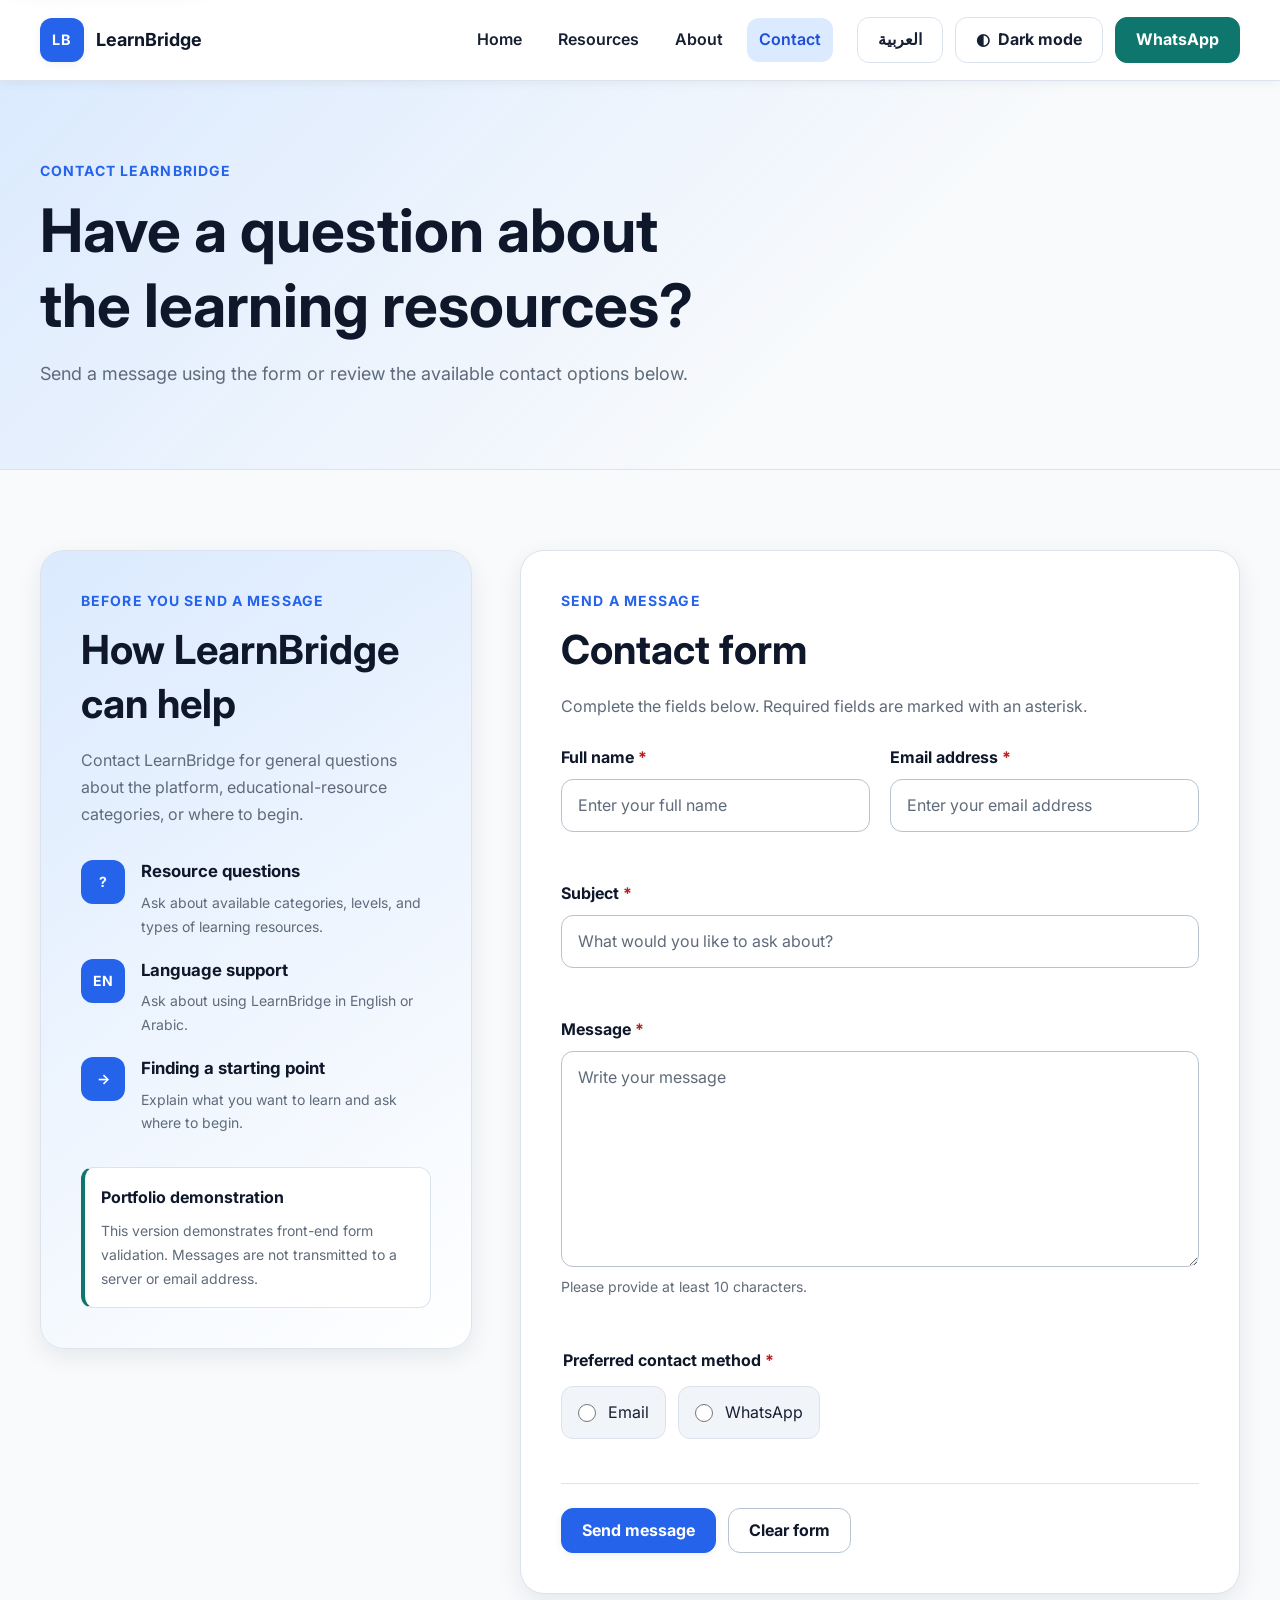
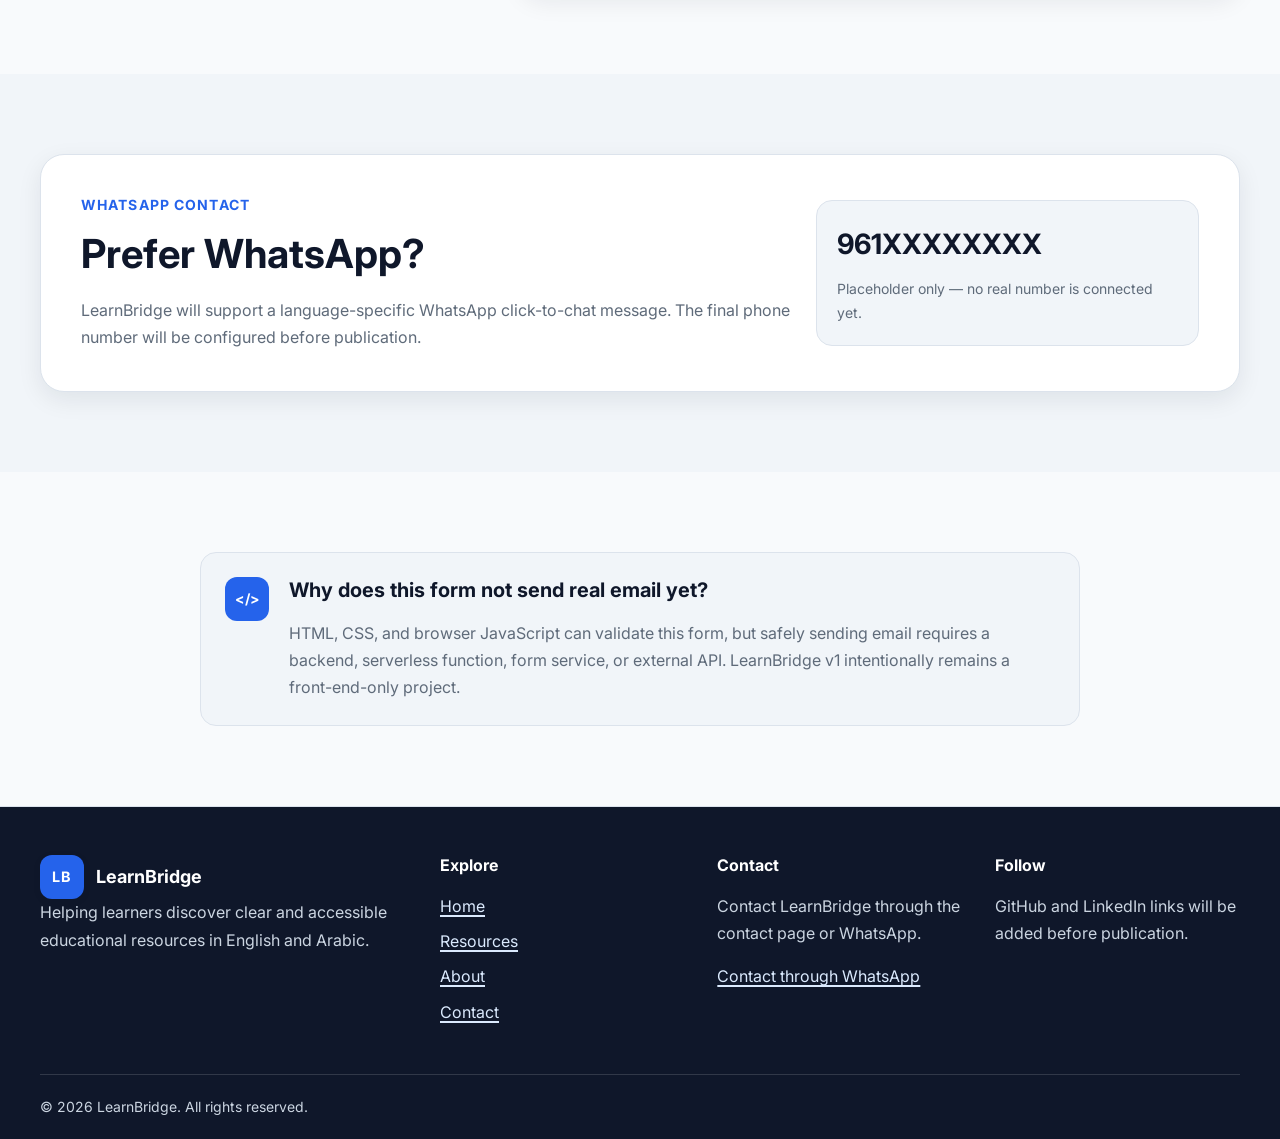
<file: contact.html>
<!DOCTYPE html>
<html lang="en" dir="ltr">
  <head>
    <meta charset="UTF-8">
    <meta name="viewport" content="width=device-width, initial-scale=1.0">

    <meta
      name="description"
      content="Contact LearnBridge through the bilingual contact form and learn about available contact options."
    >

    <meta name="theme-color" content="#2563eb">
    <meta name="robots" content="index, follow">
    <meta name="color-scheme" content="light dark">

    <link
      rel="icon"
      href="images/logo/favicon.svg"
      type="image/svg+xml"
    >

    <link
      rel="canonical"
      href="https://hawraamkhalil.github.io/learnbridge-bilingual-learning-platform/contact.html"
    >

    <meta
      property="og:url"
      content="https://hawraamkhalil.github.io/learnbridge-bilingual-learning-platform/contact.html"
    >

    <meta
      property="og:image"
      content="https://hawraamkhalil.github.io/learnbridge-bilingual-learning-platform/images/screenshots/contact-form.png"
    >

    <meta property="og:type" content="website">
    <meta property="og:site_name" content="LearnBridge">

    <meta
      property="og:title"
      content="LearnBridge | Contact"
    >

    <meta
      property="og:description"
      content="Contact LearnBridge with questions about educational resources, language support, or where to begin learning."
    >

    <meta name="twitter:card" content="summary">

    <meta
      name="twitter:title"
      content="LearnBridge | Contact"
    >

    <meta
      name="twitter:description"
      content="Contact LearnBridge about educational resources and learning support."
    >
    <link rel="preconnect" href="https://fonts.googleapis.com">
    <link rel="preconnect" href="https://fonts.gstatic.com" crossorigin>

    <link
      href="https://fonts.googleapis.com/css2?family=Inter:wght@400;500;600;700&family=Noto+Kufi+Arabic:wght@400;500;600;700&display=swap"
      rel="stylesheet"
    >

    <title>LearnBridge | Contact</title>

    <link rel="stylesheet" href="css/style.css">
    <link rel="stylesheet" href="css/responsive.css">

    <script src="js/language.js" defer></script>
    <script src="js/main.js" defer></script>
    <script src="js/contact.js" defer></script>
  </head>

  <body id="top" data-page="contact">
    <a
      class="skip-link"
      href="#main-content"
      data-i18n="common.skipToContent"
    >
      Skip to main content
    </a>

    <header class="site-header">
      <div class="container header-layout">
        <a
          class="brand"
          href="index.html"
          aria-label="LearnBridge home"
          data-i18n-aria-label="common.brandHomeLabel"
        >
          <span class="brand-mark" aria-hidden="true">LB</span>
          <span class="brand-name">LearnBridge</span>
        </a>

        <button
          class="menu-toggle control-button"
          type="button"
          aria-expanded="false"
          aria-controls="primary-navigation"
          aria-label="Open navigation menu"
          data-menu-toggle
          data-i18n-aria-label="common.openMenu"
        >
          <span class="menu-toggle__icon" aria-hidden="true">
            <span class="menu-toggle__bar"></span>
            <span class="menu-toggle__bar"></span>
            <span class="menu-toggle__bar"></span>
          </span>

          <span
            class="menu-toggle__label"
            data-i18n="common.menu"
          >
            Menu
          </span>
        </button>

        <nav
          id="primary-navigation"
          class="primary-navigation"
          data-primary-navigation
          aria-label="Primary navigation"
          data-i18n-aria-label="common.primaryNavigation"
        >
          <ul class="navigation-list">
            <li>
              <a
                class="navigation-link"
                href="index.html"
                data-i18n="common.navHome"
              >
                Home
              </a>
            </li>

            <li>
              <a
                class="navigation-link"
                href="resources.html"
                data-i18n="common.navResources"
              >
                Resources
              </a>
            </li>

            <li>
              <a
                class="navigation-link"
                href="about.html"
                data-i18n="common.navAbout"
              >
                About
              </a>
            </li>

            <li>
              <a
                class="navigation-link"
                href="contact.html"
                aria-current="page"
                data-i18n="common.navContact"
              >
                Contact
              </a>
            </li>
          </ul>

          <div class="navigation-actions">
            <button
              class="control-button language-toggle"
              type="button"
              data-language-toggle
              aria-label="Switch language to Arabic"
            >
              <span
                data-language-toggle-label
                lang="ar"
                dir="rtl"
              >
                العربية
              </span>
            </button>

            <button
              class="control-button theme-toggle"
              type="button"
              data-theme-toggle
              aria-label="Switch to dark mode"
              data-i18n-aria-label="common.switchToDarkMode"
              aria-pressed="false"
            >
              <span aria-hidden="true">◐</span>

              <span
                data-theme-label
                data-i18n="common.darkMode"
              >
                Dark mode
              </span>
            </button>

            <a
              class="button button--whatsapp"
              href="#whatsapp-contact"
              data-whatsapp-link
              data-i18n="common.whatsapp"
            >
              WhatsApp
            </a>
          </div>
        </nav>
      </div>
    </header>

    <main id="main-content" tabindex="-1">
      <section
        class="page-introduction section"
        aria-labelledby="contact-page-title"
      >
        <div class="container">
          <p
            class="eyebrow"
            data-i18n="contact.eyebrow"
          >
            Contact LearnBridge
          </p>

          <h1
            id="contact-page-title"
            data-i18n="contact.title"
          >
            Have a question about the learning resources?
          </h1>

          <p data-i18n="contact.description">
            Send a message using the form or review the available contact
            options below.
          </p>
        </div>
      </section>

      <section
        class="section"
        aria-labelledby="contact-form-title"
      >
        <div class="container contact-layout">
          <aside
            class="contact-information"
            aria-labelledby="contact-information-title"
          >
            <p
              class="eyebrow"
              data-i18n="contact.infoEyebrow"
            >
              Before you send a message
            </p>

            <h2
              id="contact-information-title"
              data-i18n="contact.infoTitle"
            >
              How LearnBridge can help
            </h2>

            <p data-i18n="contact.infoDescription">
              Contact LearnBridge for general questions about the platform,
              educational-resource categories, or where to begin.
            </p>

            <div class="contact-info-list">
              <article class="contact-info-item">
                <span
                  class="contact-info-icon"
                  aria-hidden="true"
                >
                  ?
                </span>

                <div>
                  <h3 data-i18n="contact.questionTitle">
                    Resource questions
                  </h3>

                  <p data-i18n="contact.questionDescription">
                    Ask about available categories, levels, and types of
                    learning resources.
                  </p>
                </div>
              </article>

              <article class="contact-info-item">
                <span
                  class="contact-info-icon"
                  aria-hidden="true"
                >
                  EN
                </span>

                <div>
                  <h3 data-i18n="contact.languageHelpTitle">
                    Language support
                  </h3>

                  <p data-i18n="contact.languageHelpDescription">
                    Ask about using LearnBridge in English or Arabic.
                  </p>
                </div>
              </article>

              <article class="contact-info-item">
                <span
                  class="contact-info-icon"
                  aria-hidden="true"
                >
                  →
                </span>

                <div>
                  <h3 data-i18n="contact.startingPointTitle">
                    Finding a starting point
                  </h3>

                  <p data-i18n="contact.startingPointDescription">
                    Explain what you want to learn and ask where to begin.
                  </p>
                </div>
              </article>
            </div>

            <div class="contact-response-note">
              <strong data-i18n="contact.demoNoticeTitle">
                Portfolio demonstration
              </strong>

              <p data-i18n="contact.demoNoticeDescription">
                This version demonstrates front-end form validation. Messages
                are not transmitted to a server or email address.
              </p>
            </div>
          </aside>

          <div class="contact-form-panel">
            <div class="contact-form-heading">
              <p
                class="eyebrow"
                data-i18n="contact.formEyebrow"
              >
                Send a message
              </p>

              <h2
                id="contact-form-title"
                data-i18n="contact.formTitle"
              >
                Contact form
              </h2>

              <p data-i18n="contact.formDescription">
                Complete the fields below. Required fields are marked with an
                asterisk.
              </p>
            </div>

            <div
              class="alert alert--success contact-form-status"
              role="status"
              aria-live="polite"
              aria-atomic="true"
              tabindex="-1"
              data-contact-status
              hidden
            ></div>

            <form
              id="contact-form"
              class="contact-form"
              action="#"
              method="post"
              novalidate
              aria-labelledby="contact-form-title"
              data-contact-form
            >
              <div class="contact-form-grid">
                <div class="form-field">
                  <label
                    class="form-label"
                    for="contact-name"
                  >
                    <span data-i18n="contact.nameLabel">
                      Full name
                    </span>

                    <span
                      class="required-indicator"
                      aria-hidden="true"
                    >
                      *
                    </span>
                  </label>

                  <input
                    id="contact-name"
                    class="form-control"
                    type="text"
                    name="name"
                    autocomplete="name"
                    maxlength="80"
                    required
                    placeholder="Enter your full name"
                    data-i18n-placeholder="contact.namePlaceholder"
                    aria-describedby="contact-name-error"
                    data-contact-name
                  >

                  <p
                    id="contact-name-error"
                    class="field-message field-message--error"
                    data-field-error="name"
                    aria-live="polite"
                    aria-atomic="true"
                  ></p>
                </div>

                <div class="form-field">
                  <label
                    class="form-label"
                    for="contact-email"
                  >
                    <span data-i18n="contact.emailLabel">
                      Email address
                    </span>

                    <span
                      class="required-indicator"
                      aria-hidden="true"
                    >
                      *
                    </span>
                  </label>

                  <input
                    id="contact-email"
                    class="form-control"
                    type="email"
                    name="email"
                    autocomplete="email"
                    maxlength="120"
                    required
                    placeholder="Enter your email address"
                    data-i18n-placeholder="contact.emailPlaceholder"
                    aria-describedby="contact-email-error"
                    data-contact-email
                  >

                  <p
                    id="contact-email-error"
                    class="field-message field-message--error"
                    data-field-error="email"
                    aria-live="polite"
                    aria-atomic="true"
                  ></p>
                </div>

                <div class="form-field contact-form-field--full">
                  <label
                    class="form-label"
                    for="contact-subject"
                  >
                    <span data-i18n="contact.subjectLabel">
                      Subject
                    </span>

                    <span
                      class="required-indicator"
                      aria-hidden="true"
                    >
                      *
                    </span>
                  </label>

                  <input
                    id="contact-subject"
                    class="form-control"
                    type="text"
                    name="subject"
                    maxlength="120"
                    required
                    placeholder="What would you like to ask about?"
                    data-i18n-placeholder="contact.subjectPlaceholder"
                    aria-describedby="contact-subject-error"
                    data-contact-subject
                  >

                  <p
                    id="contact-subject-error"
                    class="field-message field-message--error"
                    data-field-error="subject"
                    aria-live="polite"
                    aria-atomic="true"
                  ></p>
                </div>

                <div class="form-field contact-form-field--full">
                  <label
                    class="form-label"
                    for="contact-message"
                  >
                    <span data-i18n="contact.messageLabel">
                      Message
                    </span>

                    <span
                      class="required-indicator"
                      aria-hidden="true"
                    >
                      *
                    </span>
                  </label>

                  <textarea
                    id="contact-message"
                    class="form-control"
                    name="message"
                    maxlength="1000"
                    required
                    rows="7"
                    placeholder="Write your message"
                    data-i18n-placeholder="contact.messagePlaceholder"
                    aria-describedby="contact-message-note contact-message-error"
                    data-contact-message
                  ></textarea>

                  <p
                    id="contact-message-note"
                    class="field-message"
                    data-i18n="contact.messageNote"
                  >
                    Please provide at least 10 characters.
                  </p>

                  <p
                    id="contact-message-error"
                    class="field-message field-message--error"
                    data-field-error="message"
                    aria-live="polite"
                    aria-atomic="true"
                  ></p>
                </div>

                <fieldset
                  class="preferred-contact-field contact-form-field--full"
                  aria-describedby="preferred-contact-error"
                  data-preferred-contact-group
                >
                  <legend class="form-label">
                    <span data-i18n="contact.preferredMethodLabel">
                      Preferred contact method
                    </span>

                    <span
                      class="required-indicator"
                      aria-hidden="true"
                    >
                      *
                    </span>
                  </legend>

                  <div class="preferred-contact-options">
                    <label class="preferred-contact-option">
                      <input
                        type="radio"
                        name="preferred-contact"
                        required
                        value="email"
                        data-preferred-contact
                      >

                      <span data-i18n="contact.methodEmail">
                        Email
                      </span>
                    </label>

                    <label class="preferred-contact-option">
                      <input
                        type="radio"
                        name="preferred-contact"
                        required
                        value="whatsapp"
                        data-preferred-contact
                      >

                      <span data-i18n="contact.methodWhatsApp">
                        WhatsApp
                      </span>
                    </label>
                  </div>

                  <p
                    id="preferred-contact-error"
                    class="field-message field-message--error"
                    data-field-error="preferredContact"
                    aria-live="polite"
                    aria-atomic="true"
                  ></p>
                </fieldset>
              </div>

              <div class="contact-form-actions">
                <button
                  class="button button--primary"
                  type="submit"
                  data-i18n="contact.submitButton"
                >
                  Send message
                </button>

                <button
                  class="button button--secondary"
                  type="reset"
                  data-i18n="contact.clearButton"
                >
                  Clear form
                </button>
              </div>
            </form>
          </div>
        </div>
      </section>

      <section
        id="whatsapp-contact"
        class="section section--subtle"
        aria-labelledby="whatsapp-contact-title"
      >
        <div class="container">
          <div class="contact-whatsapp-panel">
            <div>
              <p
                class="eyebrow"
                data-i18n="contact.whatsappEyebrow"
              >
                WhatsApp contact
              </p>

              <h2
                id="whatsapp-contact-title"
                data-i18n="contact.whatsappTitle"
              >
                Prefer WhatsApp?
              </h2>

              <p data-i18n="contact.whatsappDescription">
                LearnBridge will support a language-specific WhatsApp
                click-to-chat message. The final phone number will be
                configured before publication.
              </p>
            </div>

            <div class="contact-whatsapp-details">
              <span
                class="contact-whatsapp-number"
                aria-label="Placeholder WhatsApp number"
                data-i18n-aria-label="contact.whatsappNumberLabel"
              >
                961XXXXXXXX
              </span>

              <p data-i18n="contact.whatsappNumberNote">
                Placeholder only — no real number is connected yet.
              </p>
            </div>
          </div>
        </div>
      </section>

      <section
        class="section"
        aria-labelledby="technical-notice-title"
      >
        <div class="container">
          <div class="contact-technical-notice">
            <span
              class="contact-technical-icon"
              aria-hidden="true"
            >
              &lt;/&gt;
            </span>

            <div>
              <h2
                id="technical-notice-title"
                data-i18n="contact.technicalTitle"
              >
                Why does this form not send real email yet?
              </h2>

              <p data-i18n="contact.technicalDescription">
                HTML, CSS, and browser JavaScript can validate this form, but
                safely sending email requires a backend, serverless function,
                form service, or external API. LearnBridge v1 intentionally
                remains a front-end-only project.
              </p>
            </div>
          </div>
        </div>
      </section>
    </main>

    <footer class="site-footer">
      <div class="container footer-grid">
        <div class="footer-brand">
          <a
            class="brand"
            href="index.html"
            aria-label="LearnBridge home"
            data-i18n-aria-label="common.brandHomeLabel"
          >
            <span class="brand-mark" aria-hidden="true">LB</span>
            <span class="brand-name">LearnBridge</span>
          </a>

          <p data-i18n="common.footerDescription">
            Helping learners discover clear and accessible educational
            resources in English and Arabic.
          </p>
        </div>

        <nav
          class="footer-navigation"
          aria-label="Footer navigation"
          data-i18n-aria-label="common.footerNavigation"
        >
          <h2
            class="footer-heading"
            data-i18n="common.explore"
          >
            Explore
          </h2>

          <ul class="footer-list">
            <li>
              <a href="index.html" data-i18n="common.navHome">
                Home
              </a>
            </li>

            <li>
              <a href="resources.html" data-i18n="common.navResources">
                Resources
              </a>
            </li>

            <li>
              <a href="about.html" data-i18n="common.navAbout">
                About
              </a>
            </li>

            <li>
              <a href="contact.html" data-i18n="common.navContact">
                Contact
              </a>
            </li>
          </ul>
        </nav>

        <div class="footer-contact">
          <h2
            class="footer-heading"
            data-i18n="common.contactHeading"
          >
            Contact
          </h2>

          <p data-i18n="common.contactDescription">
            Contact LearnBridge through the contact page or WhatsApp.
          </p>

          <a
            href="#whatsapp-contact"
            data-whatsapp-link
            data-i18n="common.contactWhatsApp"
          >
            Contact through WhatsApp
          </a>
        </div>

        <div class="footer-social">
          <h2
            class="footer-heading"
            data-i18n="common.followHeading"
          >
            Follow
          </h2>

          <p data-i18n="common.socialPlaceholder">
            GitHub and LinkedIn links will be added before publication.
          </p>
        </div>
      </div>

      <div class="container footer-bottom">
        <p>
          <span aria-hidden="true">&copy;</span>
          <span data-current-year>2026</span>
          <span>LearnBridge.</span>
          <span data-i18n="common.rightsReserved">
            All rights reserved.
          </span>
        </p>
      </div>
    </footer>

    <a
      class="back-to-top"
      href="#top"
      aria-label="Back to top"
      data-i18n-aria-label="common.backToTop"
    >
      <span aria-hidden="true">↑</span>

      <span
        class="visually-hidden"
        data-i18n="common.backToTop"
      >
        Back to top
      </span>
    </a>
  </body>
</html>
</file>
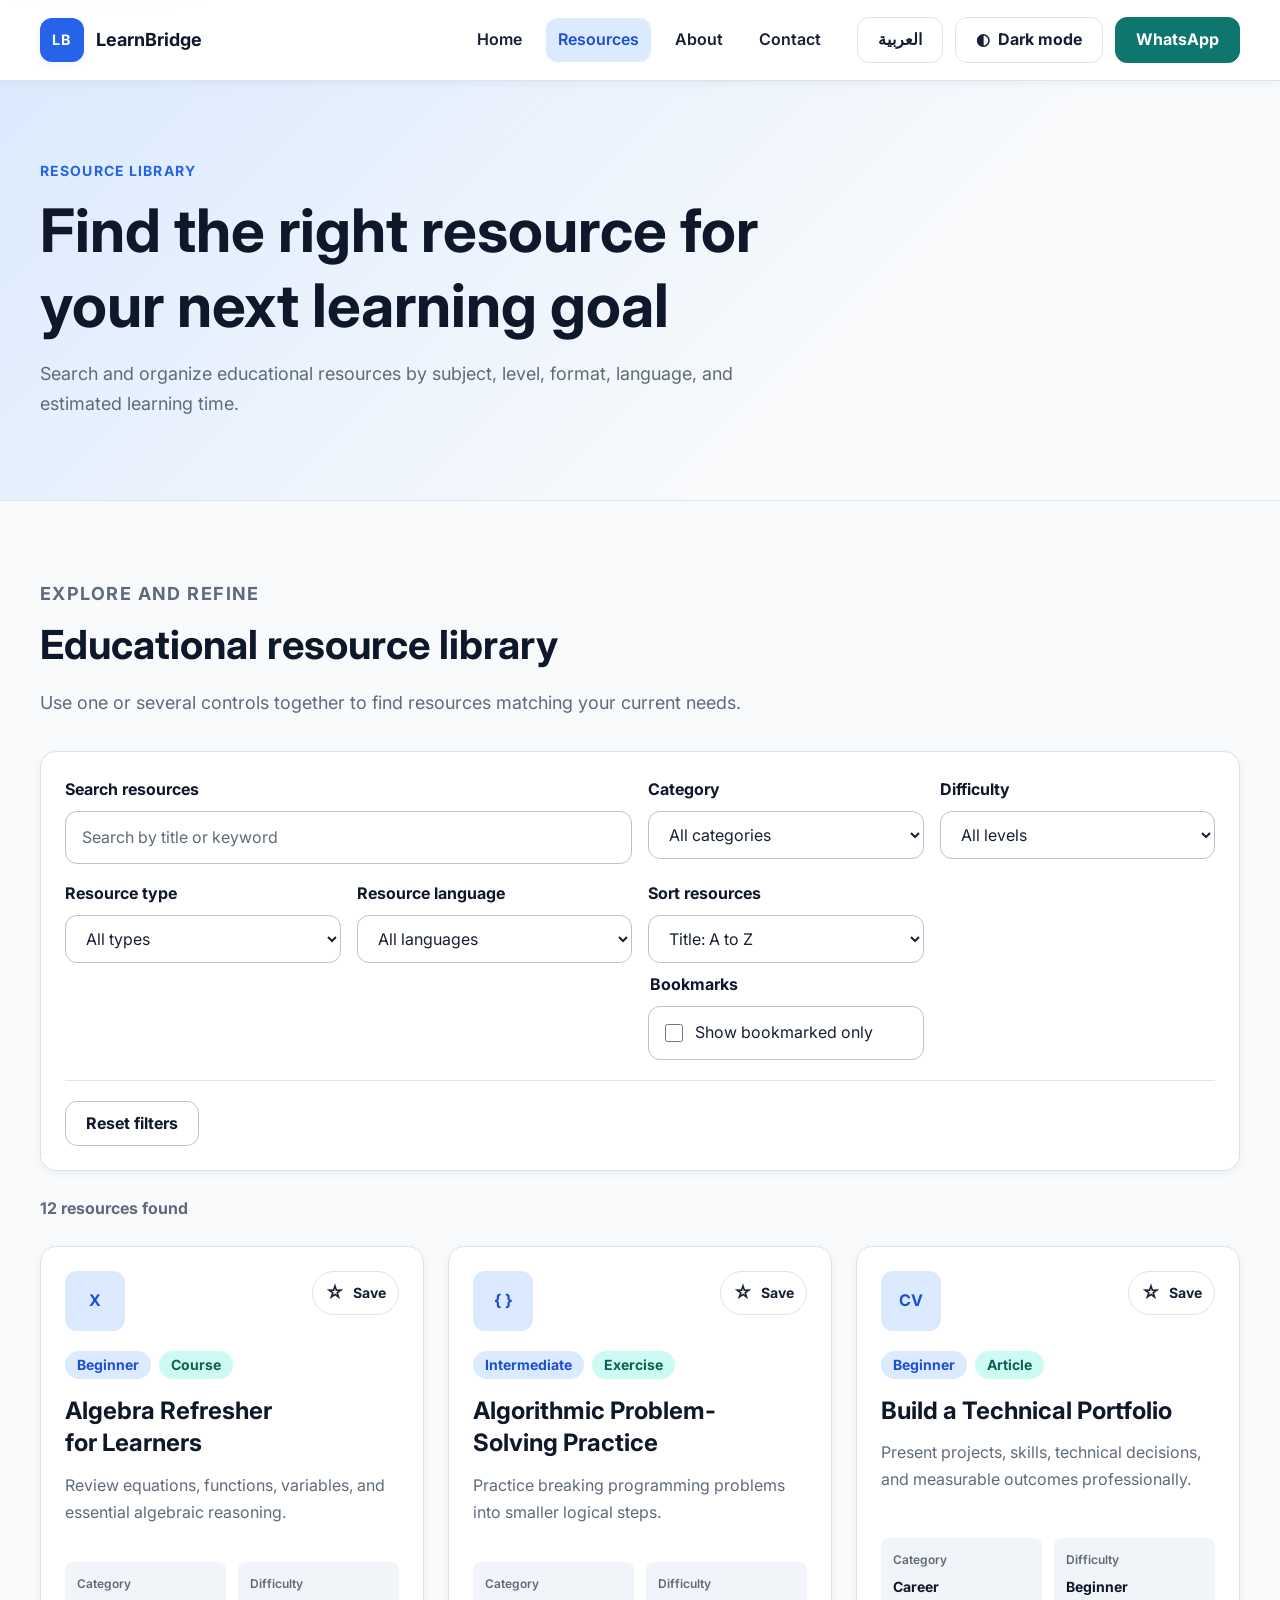
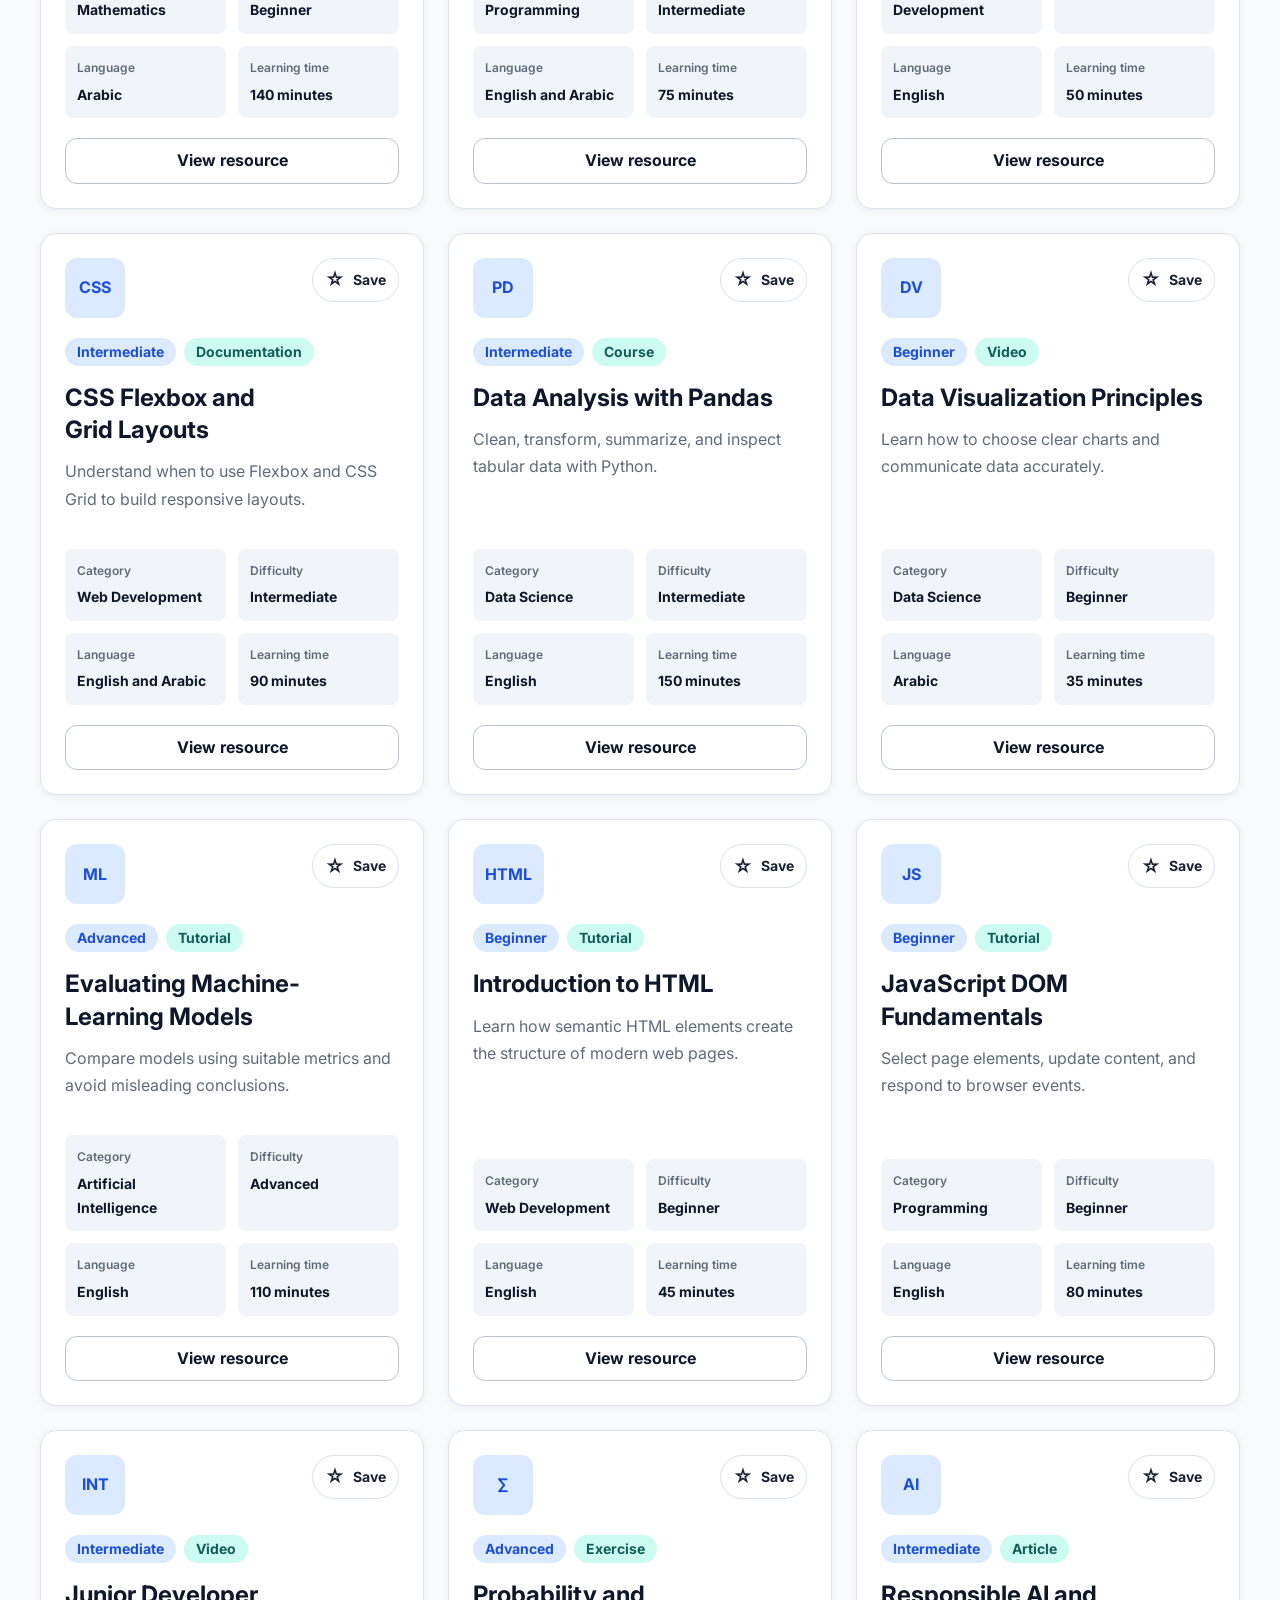
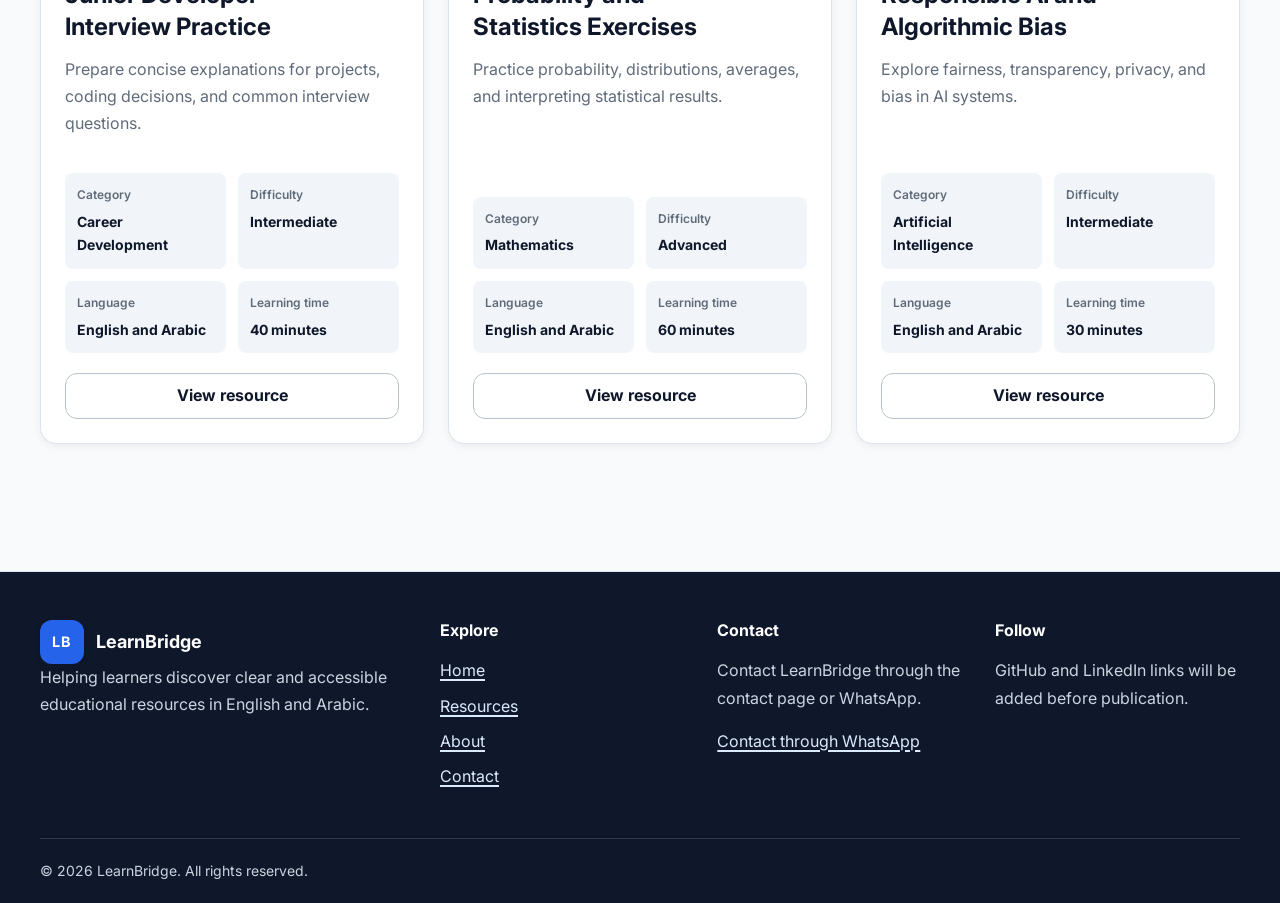
<file: resources.html>
<!DOCTYPE html>
<html lang="en" dir="ltr">
  <head>
    <meta charset="UTF-8">
    <meta name="viewport" content="width=device-width, initial-scale=1.0">

    <meta
      name="description"
      content="Search, filter, sort, and explore bilingual educational resources on LearnBridge."
    >

    <meta name="theme-color" content="#2563eb">
    <meta name="robots" content="index, follow">
    <meta name="color-scheme" content="light dark">

    <link
      rel="icon"
      href="images/logo/favicon.svg"
      type="image/svg+xml"
    >

    <link
      rel="canonical"
      href="https://hawraamkhalil.github.io/learnbridge-bilingual-learning-platform/resources.html"
    >

    <meta
      property="og:url"
      content="https://hawraamkhalil.github.io/learnbridge-bilingual-learning-platform/resources.html"
    >

    <meta
      property="og:image"
      content="https://hawraamkhalil.github.io/learnbridge-bilingual-learning-platform/images/screenshots/resources-desktop.png"
    >

    <meta property="og:type" content="website">
    <meta property="og:site_name" content="LearnBridge">

    <meta
      property="og:title"
      content="LearnBridge | Educational Resources"
    >

    <meta
      property="og:description"
      content="Search, filter, sort, bookmark, and explore educational resources across technology, mathematics, and career-development topics."
    >

    <meta name="twitter:card" content="summary">

    <meta
      name="twitter:title"
      content="LearnBridge | Educational Resources"
    >

    <meta
      name="twitter:description"
      content="Search and organize educational resources by topic, level, format, language, and learning time."
    >
    <link rel="preconnect" href="https://fonts.googleapis.com">
    <link rel="preconnect" href="https://fonts.gstatic.com" crossorigin>

    <link
      href="https://fonts.googleapis.com/css2?family=Inter:wght@400;500;600;700&family=Noto+Kufi+Arabic:wght@400;500;600;700&display=swap"
      rel="stylesheet"
    >

    <title>LearnBridge | Educational Resources</title>

    <link rel="stylesheet" href="css/style.css">
    <link rel="stylesheet" href="css/responsive.css">

    <script src="data/resources-data.js" defer></script>
    <script src="js/language.js" defer></script>
    <script src="js/main.js" defer></script>
    <script src="js/resources.js" defer></script>
  </head>

  <body id="top" data-page="resources">
    <a
      class="skip-link"
      href="#main-content"
      data-i18n="common.skipToContent"
    >
      Skip to main content
    </a>

    <header class="site-header">
      <div class="container header-layout">
        <a
          class="brand"
          href="index.html"
          aria-label="LearnBridge home"
          data-i18n-aria-label="common.brandHomeLabel"
        >
          <span class="brand-mark" aria-hidden="true">LB</span>
          <span class="brand-name">LearnBridge</span>
        </a>

        <button
          class="menu-toggle control-button"
          type="button"
          aria-expanded="false"
          aria-controls="primary-navigation"
          aria-label="Open navigation menu"
          data-menu-toggle
          data-i18n-aria-label="common.openMenu"
        >
          <span class="menu-toggle__icon" aria-hidden="true">
            <span class="menu-toggle__bar"></span>
            <span class="menu-toggle__bar"></span>
            <span class="menu-toggle__bar"></span>
          </span>

          <span
            class="menu-toggle__label"
            data-i18n="common.menu"
          >
            Menu
          </span>
        </button>

        <nav
          id="primary-navigation"
          class="primary-navigation"
          data-primary-navigation
          aria-label="Primary navigation"
          data-i18n-aria-label="common.primaryNavigation"
        >
          <ul class="navigation-list">
            <li>
              <a
                class="navigation-link"
                href="index.html"
                data-i18n="common.navHome"
              >
                Home
              </a>
            </li>

            <li>
              <a
                class="navigation-link"
                href="resources.html"
                aria-current="page"
                data-i18n="common.navResources"
              >
                Resources
              </a>
            </li>

            <li>
              <a
                class="navigation-link"
                href="about.html"
                data-i18n="common.navAbout"
              >
                About
              </a>
            </li>

            <li>
              <a
                class="navigation-link"
                href="contact.html"
                data-i18n="common.navContact"
              >
                Contact
              </a>
            </li>
          </ul>

          <div class="navigation-actions">
            <button
              class="control-button language-toggle"
              type="button"
              data-language-toggle
              aria-label="Switch language to Arabic"
            >
              <span
                data-language-toggle-label
                lang="ar"
                dir="rtl"
              >
                العربية
              </span>
            </button>

            <button
              class="control-button theme-toggle"
              type="button"
              data-theme-toggle
              aria-label="Switch to dark mode"
              data-i18n-aria-label="common.switchToDarkMode"
              aria-pressed="false"
            >
              <span aria-hidden="true">◐</span>

              <span
                data-theme-label
                data-i18n="common.darkMode"
              >
                Dark mode
              </span>
            </button>

            <a
              class="button button--whatsapp"
              href="contact.html#whatsapp-contact"
              data-whatsapp-link
              data-i18n="common.whatsapp"
            >
              WhatsApp
            </a>
          </div>
        </nav>
      </div>
    </header>

    <main id="main-content" tabindex="-1">
      <section
        class="page-introduction section"
        aria-labelledby="resources-page-title"
      >
        <div class="container">
          <p
            class="eyebrow"
            data-i18n="resources.eyebrow"
          >
            Resource library
          </p>

          <h1
            id="resources-page-title"
            data-i18n="resources.title"
          >
            Find the right resource for your next learning goal
          </h1>

          <p data-i18n="resources.description">
            Search and organize educational resources by subject, level,
            format, language, and estimated learning time.
          </p>
        </div>
      </section>

      <section
        id="resource-library"
        class="section"
        aria-labelledby="resource-library-title"
      >
        <div class="container">
          <div class="section-heading">
            <p
              class="eyebrow"
              data-i18n="resources.libraryEyebrow"
            >
              Explore and refine
            </p>

            <h2
              id="resource-library-title"
              data-i18n="resources.libraryTitle"
            >
              Educational resource library
            </h2>

            <p data-i18n="resources.libraryDescription">
              Use one or several controls together to find resources matching
              your current needs.
            </p>
          </div>

          <form
            class="filter-panel"
            data-resource-filters
            role="search"
            aria-label="Resource search and filters"
            data-i18n-aria-label="resources.filterRegionLabel"
          >
            <div class="filter-grid">
              <div class="form-field filter-field--search">
                <label
                  class="form-label"
                  for="resource-search"
                  data-i18n="resources.searchLabel"
                >
                  Search resources
                </label>

                <input
                  id="resource-search"
                  class="form-control"
                  type="search"
                  name="search"
                  placeholder="Search by title or keyword"
                  data-i18n-placeholder="resources.searchPlaceholder"
                  autocomplete="off"
                  data-resource-search
                >
              </div>

              <div class="form-field">
                <label
                  class="form-label"
                  for="category-filter"
                  data-i18n="resources.categoryLabel"
                >
                  Category
                </label>

                <select
                  id="category-filter"
                  class="form-control"
                  name="category"
                  data-category-filter
                >
                  <option
                    value="all"
                    data-i18n="resources.allCategories"
                  >
                    All categories
                  </option>

                  <option
                    value="web-development"
                    data-i18n="categories.webDevelopment"
                  >
                    Web Development
                  </option>

                  <option
                    value="programming"
                    data-i18n="categories.programming"
                  >
                    Programming
                  </option>

                  <option
                    value="data-science"
                    data-i18n="categories.dataScience"
                  >
                    Data Science
                  </option>

                  <option
                    value="artificial-intelligence"
                    data-i18n="categories.artificialIntelligence"
                  >
                    Artificial Intelligence
                  </option>

                  <option
                    value="mathematics"
                    data-i18n="categories.mathematics"
                  >
                    Mathematics
                  </option>

                  <option
                    value="career-development"
                    data-i18n="categories.careerDevelopment"
                  >
                    Career Development
                  </option>
                </select>
              </div>

              <div class="form-field">
                <label
                  class="form-label"
                  for="difficulty-filter"
                  data-i18n="resources.difficultyLabel"
                >
                  Difficulty
                </label>

                <select
                  id="difficulty-filter"
                  class="form-control"
                  name="difficulty"
                  data-difficulty-filter
                >
                  <option
                    value="all"
                    data-i18n="resources.allDifficulties"
                  >
                    All levels
                  </option>

                  <option
                    value="beginner"
                    data-i18n="resourceLabels.beginner"
                  >
                    Beginner
                  </option>

                  <option
                    value="intermediate"
                    data-i18n="resourceLabels.intermediate"
                  >
                    Intermediate
                  </option>

                  <option
                    value="advanced"
                    data-i18n="resourceLabels.advanced"
                  >
                    Advanced
                  </option>
                </select>
              </div>

              <div class="form-field">
                <label
                  class="form-label"
                  for="type-filter"
                  data-i18n="resources.typeLabel"
                >
                  Resource type
                </label>

                <select
                  id="type-filter"
                  class="form-control"
                  name="type"
                  data-type-filter
                >
                  <option
                    value="all"
                    data-i18n="resources.allTypes"
                  >
                    All types
                  </option>

                  <option
                    value="article"
                    data-i18n="resourceLabels.article"
                  >
                    Article
                  </option>

                  <option
                    value="video"
                    data-i18n="resourceLabels.video"
                  >
                    Video
                  </option>

                  <option
                    value="tutorial"
                    data-i18n="resourceLabels.tutorial"
                  >
                    Tutorial
                  </option>

                  <option
                    value="course"
                    data-i18n="resourceLabels.course"
                  >
                    Course
                  </option>

                  <option
                    value="documentation"
                    data-i18n="resourceLabels.documentation"
                  >
                    Documentation
                  </option>

                  <option
                    value="exercise"
                    data-i18n="resourceLabels.exercise"
                  >
                    Exercise
                  </option>
                </select>
              </div>

              <div class="form-field">
                <label
                  class="form-label"
                  for="language-filter"
                  data-i18n="resources.languageLabel"
                >
                  Resource language
                </label>

                <select
                  id="language-filter"
                  class="form-control"
                  name="language"
                  data-resource-language-filter
                >
                  <option
                    value="all"
                    data-i18n="resources.allLanguages"
                  >
                    All languages
                  </option>

                  <option
                    value="en"
                    data-i18n="resourceLabels.english"
                  >
                    English
                  </option>

                  <option
                    value="ar"
                    data-i18n="resourceLabels.arabic"
                  >
                    Arabic
                  </option>

                  <option
                    value="bilingual"
                    data-i18n="resourceLabels.bilingual"
                  >
                    English and Arabic
                  </option>
                </select>
              </div>

              <div class="form-field">
                <label
                  class="form-label"
                  for="sort-resources"
                  data-i18n="resources.sortLabel"
                >
                  Sort resources
                </label>

                <select
                  id="sort-resources"
                  class="form-control"
                  name="sort"
                  data-resource-sort
                >
                  <option
                    value="title-asc"
                    data-i18n="resources.sortTitleAscending"
                  >
                    Title: A to Z
                  </option>

                  <option
                    value="title-desc"
                    data-i18n="resources.sortTitleDescending"
                  >
                    Title: Z to A
                  </option>

                  <option
                    value="duration-asc"
                    data-i18n="resources.sortDurationAscending"
                  >
                    Shortest first
                  </option>

                  <option
                    value="duration-desc"
                    data-i18n="resources.sortDurationDescending"
                  >
                    Longest first
                  </option>
                </select>

                <fieldset class="bookmark-filter-field">
                  <legend
                    class="form-label"
                    data-i18n="resources.bookmarkFilterLabel"
                  >
                    Bookmarks
                  </legend>

                  <label
                    class="bookmark-filter-control"
                    for="bookmarked-only-filter"
                  >
                    <input
                      id="bookmarked-only-filter"
                      type="checkbox"
                      name="bookmarked-only"
                      data-bookmarked-only
                    >

                    <span data-i18n="resources.bookmarkedOnly">
                      Show bookmarked only
                    </span>
                  </label>
                </fieldset>
              </div>
            </div>

            <div class="filter-actions">
              <button
                class="button button--secondary"
                type="button"
                data-reset-filters
                data-i18n="resources.resetFilters"
              >
                Reset filters
              </button>
            </div>
          </form>

          <div class="results-toolbar">
            <p
              class="results-count"
              data-resource-count
              role="status"
              aria-live="polite"
              aria-atomic="true"
            >
              12 resources found
            </p>
          </div>

          <div
            class="resource-grid"
            data-resource-library
          ></div>

          <div
            class="empty-state resource-empty-state"
            data-no-resources
            hidden
          >
            <h3
              data-no-results-title
              data-i18n="resources.noResultsTitle"
            >
              No matching resources
            </h3>

            <p
              data-no-results-description
              data-i18n="resources.noResultsDescription"
            >
              Try a different search term or reset one or more filters.
            </p>

            <button
              class="button button--primary"
              type="button"
              data-reset-filters
              data-i18n="resources.resetFilters"
            >
              Reset filters
            </button>
          </div>

          <p
            class="resource-action-message"
            data-resource-action-message
            role="status"
            aria-live="polite"
            aria-atomic="true"
          ></p>
        </div>
      </section>
    </main>

    <footer class="site-footer">
      <div class="container footer-grid">
        <div class="footer-brand">
          <a
            class="brand"
            href="index.html"
            aria-label="LearnBridge home"
            data-i18n-aria-label="common.brandHomeLabel"
          >
            <span class="brand-mark" aria-hidden="true">LB</span>
            <span class="brand-name">LearnBridge</span>
          </a>

          <p data-i18n="common.footerDescription">
            Helping learners discover clear and accessible educational
            resources in English and Arabic.
          </p>
        </div>

        <nav
          class="footer-navigation"
          aria-label="Footer navigation"
          data-i18n-aria-label="common.footerNavigation"
        >
          <h2
            class="footer-heading"
            data-i18n="common.explore"
          >
            Explore
          </h2>

          <ul class="footer-list">
            <li>
              <a href="index.html" data-i18n="common.navHome">
                Home
              </a>
            </li>

            <li>
              <a href="resources.html" data-i18n="common.navResources">
                Resources
              </a>
            </li>

            <li>
              <a href="about.html" data-i18n="common.navAbout">
                About
              </a>
            </li>

            <li>
              <a href="contact.html" data-i18n="common.navContact">
                Contact
              </a>
            </li>
          </ul>
        </nav>

        <div class="footer-contact">
          <h2
            class="footer-heading"
            data-i18n="common.contactHeading"
          >
            Contact
          </h2>

          <p data-i18n="common.contactDescription">
            Contact LearnBridge through the contact page or WhatsApp.
          </p>

          <a
            href="contact.html#whatsapp-contact"
            data-whatsapp-link
            data-i18n="common.contactWhatsApp"
          >
            Contact through WhatsApp
          </a>
        </div>

        <div class="footer-social">
          <h2
            class="footer-heading"
            data-i18n="common.followHeading"
          >
            Follow
          </h2>

          <p data-i18n="common.socialPlaceholder">
            GitHub and LinkedIn links will be added before publication.
          </p>
        </div>
      </div>

      <div class="container footer-bottom">
        <p>
          <span aria-hidden="true">&copy;</span>
          <span data-current-year>2026</span>
          <span>LearnBridge.</span>
          <span data-i18n="common.rightsReserved">
            All rights reserved.
          </span>
        </p>
      </div>
    </footer>

    <a
      class="back-to-top"
      href="#top"
      aria-label="Back to top"
      data-i18n-aria-label="common.backToTop"
    >
      <span aria-hidden="true">↑</span>

      <span
        class="visually-hidden"
        data-i18n="common.backToTop"
      >
        Back to top
      </span>
    </a>
  </body>
</html>
</file>
<file: css/style.css>
/* =========================================================
   1. Design tokens
   ========================================================= */

:root {
  /* Brand colors */
  --color-primary: #2563eb;
  --color-primary-hover: #1d4ed8;
  --color-primary-soft: #dbeafe;
  --color-primary-text: #ffffff;

  --color-accent: #0f766e;
  --color-accent-hover: #115e59;
  --color-accent-soft: #ccfbf1;

  /* Page and surface colors */
  --color-background: #f8fafc;
  --color-surface: #ffffff;
  --color-surface-subtle: #f1f5f9;
  --color-surface-elevated: #ffffff;

  /* Text colors */
  --color-text: #172033;
  --color-text-muted: #5f6b7a;
  --color-heading: #0f172a;
  --color-on-dark: #f8fafc;

  /* Borders and states */
  --color-border: #dce3ec;
  --color-border-strong: #b8c3d1;
  --color-success: #15803d;
  --color-success-soft: #dcfce7;
  --color-error: #b91c1c;
  --color-error-soft: #fee2e2;
  --color-warning: #a16207;
  --color-warning-soft: #fef3c7;

  /* Focus */
  --color-focus-ring: rgb(37 99 235 / 0.35);

  /* Typography */
  --font-family-en: "Inter", Arial, sans-serif;
  --font-family-ar: "Noto Kufi Arabic", Tahoma, Arial, sans-serif;

  --font-size-small: 0.875rem;
  --font-size-base: 1rem;
  --font-size-large: 1.125rem;

  --line-height-tight: 1.25;
  --line-height-heading: 1.35;
  --line-height-body: 1.7;

  /* Spacing scale */
  --space-1: 0.25rem;
  --space-2: 0.5rem;
  --space-3: 0.75rem;
  --space-4: 1rem;
  --space-5: 1.25rem;
  --space-6: 1.5rem;
  --space-8: 2rem;
  --space-10: 2.5rem;
  --space-12: 3rem;
  --space-16: 4rem;
  --space-20: 5rem;

  /* Border radiuses */
  --radius-small: 0.5rem;
  --radius-medium: 0.75rem;
  --radius-large: 1rem;
  --radius-extra-large: 1.5rem;
  --radius-pill: 999px;

  /* Shadows */
  --shadow-small: 0 2px 8px rgb(15 23 42 / 0.06);
  --shadow-card: 0 8px 24px rgb(15 23 42 / 0.08);
  --shadow-header: 0 1px 12px rgb(15 23 42 / 0.06);
  --shadow-focus: 0 0 0 4px var(--color-focus-ring);

  /* Layout */
  --container-width: 75rem;
  --content-width: 46rem;
  --touch-target: 2.75rem;

  /* Motion */
  --transition-fast: 180ms ease;
  --transition-normal: 280ms ease;
}


/* =========================================================
   2. Dark-theme variable overrides
   ========================================================= */

html[data-theme="dark"] {
  color-scheme: dark;

  --color-primary: #60a5fa;
  --color-primary-hover: #93c5fd;
  --color-primary-soft: #172554;
  --color-primary-text: #07111f;

  --color-accent: #5eead4;
  --color-accent-hover: #99f6e4;
  --color-accent-soft: #134e4a;

  --color-background: #0b1120;
  --color-surface: #111a2e;
  --color-surface-subtle: #17223a;
  --color-surface-elevated: #1b2944;

  --color-text: #e8eef8;
  --color-text-muted: #a9b5c7;
  --color-heading: #f8fafc;

  --color-border: #2c3952;
  --color-border-strong: #44516a;

  --color-success: #4ade80;
  --color-success-soft: #14532d;
  --color-error: #fca5a5;
  --color-error-soft: #7f1d1d;
  --color-warning: #fde047;
  --color-warning-soft: #713f12;

  --color-focus-ring: rgb(96 165 250 / 0.4);

  --shadow-small: 0 2px 8px rgb(0 0 0 / 0.24);
  --shadow-card: 0 10px 30px rgb(0 0 0 / 0.28);
  --shadow-header: 0 1px 14px rgb(0 0 0 / 0.25);
}


/* =========================================================
   3. Reset and document defaults
   ========================================================= */

*,
*::before,
*::after {
  box-sizing: border-box;
}

html {
  color-scheme: light;
  scroll-behavior: smooth;
}

body {
  min-block-size: 100vh;
  margin: 0;

  display: flex;
  flex-direction: column;

  overflow-x: hidden;
  overflow-x: clip;

  background-color: var(--color-background);
  color: var(--color-text);

  font-family: var(--font-family-en);
  font-size: var(--font-size-base);
  line-height: var(--line-height-body);

  text-align: start;

  transition:
    background-color var(--transition-normal),
    color var(--transition-normal);
}

html[lang="ar"] body {
  font-family: var(--font-family-ar);
  line-height: 1.9;
}

main {
  flex: 1;
}

img,
picture,
svg {
  display: block;
  max-inline-size: 100%;
}

img {
  block-size: auto;
}

button,
input,
select,
textarea {
  font: inherit;
}

button,
select {
  cursor: pointer;
}

button:disabled,
input:disabled,
select:disabled,
textarea:disabled {
  cursor: not-allowed;
  opacity: 0.65;
}

a {
  color: var(--color-primary);
  text-decoration-thickness: 0.1em;
  text-underline-offset: 0.18em;
}

a:hover {
  color: var(--color-primary-hover);
}

ul,
ol {
  padding-inline-start: 1.25rem;
}

h1,
h2,
h3,
h4 {
  margin-block-start: 0;
  margin-block-end: var(--space-4);

  color: var(--color-heading);
  font-weight: 700;
  line-height: var(--line-height-heading);
  text-wrap: balance;
}

h1 {
  font-size: clamp(2rem, 7vw, 3.75rem);
  line-height: var(--line-height-tight);
}

h2 {
  font-size: clamp(1.5rem, 5vw, 2.5rem);
}

h3 {
  font-size: clamp(1.2rem, 3vw, 1.5rem);
}

p {
  margin-block-start: 0;
  margin-block-end: var(--space-4);
}

p:last-child {
  margin-block-end: 0;
}

::selection {
  background-color: var(--color-primary-soft);
  color: var(--color-heading);
}

[id] {
  scroll-margin-block-start: 6rem;
}


/* =========================================================
   4. Keyboard focus and accessibility helpers
   ========================================================= */

:focus-visible {
  outline: 3px solid var(--color-primary);
  outline-offset: 3px;
}

.skip-link {
  position: fixed;
  z-index: 2000;
  inset-block-start: var(--space-3);
  inset-inline-start: var(--space-3);

  padding: var(--space-3) var(--space-4);

  transform: translateY(-160%);

  border-radius: var(--radius-medium);
  background-color: var(--color-heading);
  color: var(--color-on-dark);
  box-shadow: var(--shadow-card);

  font-weight: 700;
  text-decoration: none;

  transition: transform var(--transition-fast);
}

.skip-link:focus {
  transform: translateY(0);
  color: var(--color-on-dark);
}

.visually-hidden {
  position: absolute;

  inline-size: 1px;
  block-size: 1px;

  padding: 0;
  margin: -1px;

  overflow: hidden;

  clip: rect(0 0 0 0);
  white-space: nowrap;
  border: 0;
}


/* =========================================================
   5. Shared layout utilities
   ========================================================= */

.container {
  inline-size: min(
    calc(100% - 2rem),
    var(--container-width)
  );

  margin-inline: auto;
}

.section {
  padding-block: var(--space-12);
}

.section--subtle {
  background-color: var(--color-surface-subtle);
}

.content-width {
  max-inline-size: var(--content-width);
}

.stack {
  display: flex;
  flex-direction: column;
  gap: var(--space-4);
}

.cluster {
  display: flex;
  flex-wrap: wrap;
  align-items: center;
  gap: var(--space-3);
}

.grid {
  display: grid;
  gap: var(--space-6);
}

.eyebrow {
  margin-block-end: var(--space-3);

  color: var(--color-primary);

  font-size: var(--font-size-small);
  font-weight: 700;
  letter-spacing: 0.08em;
  line-height: 1.4;
  text-transform: uppercase;
}

html[lang="ar"] .eyebrow {
  letter-spacing: normal;
}

.section-heading {
  max-inline-size: var(--content-width);
  margin-block-end: var(--space-8);
}

.section-heading p {
  color: var(--color-text-muted);
  font-size: var(--font-size-large);
}


/* =========================================================
   6. Header and branding
   ========================================================= */

.site-header {
  position: sticky;
  z-index: 1000;
  inset-block-start: 0;

  border-block-end: 1px solid var(--color-border);
  background-color: var(--color-surface);
  box-shadow: var(--shadow-header);

  transition:
    background-color var(--transition-normal),
    border-color var(--transition-normal);
}

.header-layout {
  display: flex;
  flex-direction: column;
  gap: var(--space-4);

  padding-block: var(--space-4);
}

.brand {
  display: inline-flex;
  align-items: center;
  gap: var(--space-3);

  inline-size: fit-content;

  color: var(--color-heading);

  font-size: 1.125rem;
  font-weight: 700;
  line-height: 1;
  text-decoration: none;
}

.brand:hover {
  color: var(--color-primary);
}

.brand-mark {
  display: inline-grid;
  place-items: center;
  flex: none;

  inline-size: 2.75rem;
  block-size: 2.75rem;

  border-radius: var(--radius-medium);
  background-color: var(--color-primary);
  color: var(--color-primary-text);
  box-shadow: var(--shadow-small);

  font-size: 0.9rem;
  font-weight: 700;
  letter-spacing: 0.05em;
}

.brand-name {
  white-space: nowrap;
}


/* =========================================================
   7. Primary navigation
   ========================================================= */

.primary-navigation {
  display: flex;
  flex-direction: column;
  gap: var(--space-4);
}

.navigation-list {
  display: flex;
  flex-wrap: wrap;
  align-items: center;
  gap: var(--space-2);

  padding: 0;
  margin: 0;

  list-style: none;
}

.navigation-link {
  display: inline-flex;
  align-items: center;
  min-block-size: var(--touch-target);

  padding-inline: var(--space-3);

  border-radius: var(--radius-medium);
  color: var(--color-text);

  font-weight: 600;
  text-decoration: none;

  transition:
    background-color var(--transition-fast),
    color var(--transition-fast);
}

.navigation-link:hover {
  background-color: var(--color-primary-soft);
  color: var(--color-primary-hover);
}

.navigation-link[aria-current="page"] {
  background-color: var(--color-primary-soft);
  color: var(--color-primary-hover);
}

.navigation-actions {
  display: flex;
  flex-direction: column;
  align-items: stretch;
  gap: var(--space-3);
}


/* =========================================================
   8. Buttons and controls
   ========================================================= */

.button,
.control-button {
  display: inline-flex;
  align-items: center;
  justify-content: center;
  gap: var(--space-2);

  min-block-size: var(--touch-target);
  padding: var(--space-3) var(--space-5);

  border: 1px solid transparent;
  border-radius: var(--radius-medium);

  font-weight: 700;
  line-height: 1.2;
  text-align: center;
  text-decoration: none;

  transition:
    transform var(--transition-fast),
    background-color var(--transition-fast),
    border-color var(--transition-fast),
    color var(--transition-fast),
    box-shadow var(--transition-fast);
}

.button:hover,
.control-button:hover {
  text-decoration: none;
}

.button:active,
.control-button:active {
  transform: translateY(1px);
}

.button--primary {
  border-color: var(--color-primary);
  background-color: var(--color-primary);
  color: var(--color-primary-text);
  box-shadow: var(--shadow-small);
}

.button--primary:hover {
  border-color: var(--color-primary-hover);
  background-color: var(--color-primary-hover);
  color: var(--color-primary-text);
  box-shadow: var(--shadow-card);
}

.button--secondary {
  border-color: var(--color-border-strong);
  background-color: var(--color-surface);
  color: var(--color-heading);
}

.button--secondary:hover {
  border-color: var(--color-primary);
  background-color: var(--color-primary-soft);
  color: var(--color-primary-hover);
}

.button--whatsapp {
  border-color: var(--color-accent);
  background-color: var(--color-accent);
  color: #ffffff;
}

.button--whatsapp:hover {
  border-color: var(--color-accent-hover);
  background-color: var(--color-accent-hover);
  color: #ffffff;
  box-shadow: var(--shadow-small);
}

.control-button {
  border-color: var(--color-border);
  background-color: var(--color-surface);
  color: var(--color-text);
}

.control-button:hover {
  border-color: var(--color-primary);
  background-color: var(--color-primary-soft);
  color: var(--color-primary-hover);
}

.icon-button {
  display: inline-grid;
  place-items: center;

  min-inline-size: var(--touch-target);
  min-block-size: var(--touch-target);
  padding: var(--space-2);

  border: 1px solid var(--color-border);
  border-radius: var(--radius-pill);
  background-color: var(--color-surface);
  color: var(--color-text);

  transition:
    background-color var(--transition-fast),
    border-color var(--transition-fast),
    color var(--transition-fast);
}

.icon-button:hover {
  border-color: var(--color-primary);
  background-color: var(--color-primary-soft);
  color: var(--color-primary-hover);
}


/* =========================================================
   9. Page introductions
   ========================================================= */

.page-introduction {
  position: relative;
  overflow: hidden;

  border-block-end: 1px solid var(--color-border);

  background:
    linear-gradient(
      135deg,
      var(--color-primary-soft),
      transparent 65%
    ),
    var(--color-background);
}

.page-introduction .container {
  max-inline-size: var(--container-width);
}

.page-introduction p:not(.eyebrow) {
  max-inline-size: var(--content-width);
  color: var(--color-text-muted);
  font-size: var(--font-size-large);
}

.page-introduction .button {
  margin-block-start: var(--space-3);
}


/* =========================================================
   10. Cards, grids, and badges
   ========================================================= */

.card {
  padding: var(--space-6);

  border: 1px solid var(--color-border);
  border-radius: var(--radius-large);
  background-color: var(--color-surface);
  box-shadow: var(--shadow-small);

  transition:
    transform var(--transition-fast),
    border-color var(--transition-fast),
    box-shadow var(--transition-fast),
    background-color var(--transition-normal);
}

.card:hover {
  transform: translateY(-2px);
  border-color: var(--color-border-strong);
  box-shadow: var(--shadow-card);
}

.card__title {
  margin-block-end: var(--space-3);
}

.card__description {
  color: var(--color-text-muted);
}

.resource-grid {
  display: grid;
  gap: var(--space-6);

  margin-block-start: var(--space-6);
}

.badge {
  display: inline-flex;
  align-items: center;

  inline-size: fit-content;
  min-block-size: 1.75rem;
  padding-inline: var(--space-3);

  border-radius: var(--radius-pill);
  background-color: var(--color-primary-soft);
  color: var(--color-primary-hover);

  font-size: var(--font-size-small);
  font-weight: 700;
  line-height: 1;
}

.badge--accent {
  background-color: var(--color-accent-soft);
  color: var(--color-accent-hover);
}


/* =========================================================
   11. Forms
   ========================================================= */

.form-field {
  display: flex;
  flex-direction: column;
  gap: var(--space-2);
}

.form-label {
  color: var(--color-heading);
  font-weight: 700;
}

.form-control {
  inline-size: 100%;
  min-block-size: var(--touch-target);
  padding: var(--space-3) var(--space-4);

  border: 1px solid var(--color-border-strong);
  border-radius: var(--radius-medium);

  background-color: var(--color-surface);
  color: var(--color-text);

  transition:
    background-color var(--transition-normal),
    border-color var(--transition-fast),
    box-shadow var(--transition-fast);
}

.form-control::placeholder {
  color: var(--color-text-muted);
  opacity: 1;
}

.form-control:hover {
  border-color: var(--color-primary);
}

.form-control:focus {
  border-color: var(--color-primary);
  outline: none;
  box-shadow: var(--shadow-focus);
}

.form-control[aria-invalid="true"] {
  border-color: var(--color-error);
}

.form-control[aria-invalid="true"]:focus {
  box-shadow: 0 0 0 4px rgb(185 28 28 / 0.2);
}

textarea.form-control {
  min-block-size: 9rem;
  resize: vertical;
}

input[type="checkbox"],
input[type="radio"] {
  accent-color: var(--color-primary);
}

.field-message {
  margin: 0;
  color: var(--color-text-muted);
  font-size: var(--font-size-small);
}

.field-message--error {
  color: var(--color-error);
  font-weight: 600;
}

.required-indicator {
  color: var(--color-error);
}


/* =========================================================
   12. Alerts and empty states
   ========================================================= */

.alert {
  padding: var(--space-4);

  border: 1px solid var(--color-border);
  border-inline-start-width: 0.3rem;
  border-radius: var(--radius-medium);

  background-color: var(--color-surface);
}

.alert--success {
  border-color: var(--color-success);
  background-color: var(--color-success-soft);
  color: var(--color-success);
}

.alert--error {
  border-color: var(--color-error);
  background-color: var(--color-error-soft);
  color: var(--color-error);
}

.alert--warning {
  border-color: var(--color-warning);
  background-color: var(--color-warning-soft);
  color: var(--color-warning);
}

.empty-state {
  padding: var(--space-10) var(--space-6);

  border: 1px dashed var(--color-border-strong);
  border-radius: var(--radius-large);

  background-color: var(--color-surface-subtle);
  text-align: center;
}

.empty-state h2,
.empty-state h3 {
  margin-block-end: var(--space-3);
}

.empty-state p {
  max-inline-size: 36rem;
  margin-inline: auto;
  color: var(--color-text-muted);
}


/* =========================================================
   13. Footer
   ========================================================= */

.site-footer {
  border-block-start: 1px solid var(--color-border);
  background-color: var(--color-heading);
  color: #cbd5e1;
}

.site-footer .brand {
  color: #ffffff;
}

.site-footer .brand:hover {
  color: #bfdbfe;
}

.site-footer a {
  color: #dbeafe;
}

.site-footer a:hover {
  color: #ffffff;
}

.footer-grid {
  display: grid;
  gap: var(--space-8);

  padding-block: var(--space-12);
}

.footer-heading {
  margin-block-end: var(--space-4);
  color: #ffffff;
  font-size: 1rem;
}

.footer-brand p,
.footer-contact p,
.footer-social p {
  color: #cbd5e1;
}

.footer-list {
  display: flex;
  flex-direction: column;
  gap: var(--space-2);

  padding: 0;
  margin: 0;

  list-style: none;
}

.footer-bottom {
  padding-block: var(--space-5);

  border-block-start: 1px solid rgb(255 255 255 / 0.14);

  color: #cbd5e1;
  font-size: var(--font-size-small);
}

.footer-bottom p {
  display: flex;
  flex-wrap: wrap;
  gap: var(--space-1);
}

/* =========================================================
   14. Home page
   ========================================================= */

.hero {
  position: relative;
  overflow: hidden;

  border-block-end: 1px solid var(--color-border);

  background:
    radial-gradient(
      circle at 10% 15%,
      var(--color-primary-soft),
      transparent 34%
    ),
    radial-gradient(
      circle at 90% 80%,
      var(--color-accent-soft),
      transparent 30%
    ),
    var(--color-background);
}

.hero-grid {
  display: grid;
  gap: var(--space-10);
  align-items: center;
}

.hero-copy {
  max-inline-size: 43rem;
}

.hero-description {
  max-inline-size: 42rem;
  margin-block-end: var(--space-6);

  color: var(--color-text-muted);
  font-size: var(--font-size-large);
}

.hero-actions {
  display: flex;
  flex-direction: column;
  align-items: stretch;
  gap: var(--space-3);
}

.hero-highlights {
  display: flex;
  flex-wrap: wrap;
  gap: var(--space-3);

  padding: 0;
  margin-block-start: var(--space-6);
  margin-block-end: 0;

  list-style: none;
}

.hero-highlights li {
  display: inline-flex;
  align-items: center;
  gap: var(--space-2);

  padding: var(--space-2) var(--space-3);

  border: 1px solid var(--color-border);
  border-radius: var(--radius-pill);
  background-color: var(--color-surface);

  color: var(--color-text-muted);
  font-size: var(--font-size-small);
  font-weight: 600;
  box-shadow: var(--shadow-small);
}

.hero-highlights li::before {
  content: "";

  inline-size: 0.5rem;
  block-size: 0.5rem;

  border-radius: 50%;
  background-color: var(--color-accent);
}

.hero-visual {
  position: relative;

  padding: var(--space-4);

  border: 1px solid var(--color-border);
  border-radius: var(--radius-extra-large);

  background:
    linear-gradient(
      145deg,
      var(--color-primary-soft),
      var(--color-surface)
    );

  box-shadow: var(--shadow-card);
}

.hero-visual::before,
.hero-visual::after {
  content: "";

  position: absolute;

  border-radius: 50%;
  background-color: var(--color-primary);
  opacity: 0.08;
}

.hero-visual::before {
  inset-block-start: -2rem;
  inset-inline-end: -1.5rem;

  inline-size: 7rem;
  block-size: 7rem;
}

.hero-visual::after {
  inset-block-end: -1rem;
  inset-inline-start: -1rem;

  inline-size: 5rem;
  block-size: 5rem;
}

.hero-dashboard {
  position: relative;
  z-index: 1;

  display: flex;
  flex-direction: column;
  gap: var(--space-5);

  padding: var(--space-5);

  border: 1px solid var(--color-border);
  border-radius: var(--radius-large);
  background-color: var(--color-surface-elevated);
  box-shadow: var(--shadow-small);
}

.hero-dashboard__header {
  display: flex;
  align-items: flex-start;
  justify-content: space-between;
  gap: var(--space-4);
}

.hero-dashboard__header div {
  display: flex;
  flex-direction: column;
  gap: var(--space-1);
}

.hero-dashboard__label {
  color: var(--color-primary);
  font-size: var(--font-size-small);
  font-weight: 700;
}

.hero-progress {
  display: flex;
  flex-direction: column;
  gap: var(--space-2);
}

.hero-progress__text {
  display: flex;
  align-items: center;
  justify-content: space-between;
  gap: var(--space-3);

  color: var(--color-text-muted);
  font-size: var(--font-size-small);
}

.hero-progress__text strong {
  color: var(--color-heading);
}

.progress-track {
  overflow: hidden;

  block-size: 0.65rem;

  border-radius: var(--radius-pill);
  background-color: var(--color-surface-subtle);
}

.progress-value {
  display: block;

  inline-size: 68%;
  block-size: 100%;

  border-radius: inherit;
  background-color: var(--color-primary);
}

.hero-resource-preview {
  display: flex;
  align-items: center;
  gap: var(--space-4);

  padding: var(--space-4);

  border: 1px solid var(--color-border);
  border-radius: var(--radius-medium);
  background-color: var(--color-surface-subtle);
}

.resource-preview-icon {
  display: inline-grid;
  place-items: center;
  flex: none;

  inline-size: 3rem;
  block-size: 3rem;

  border-radius: var(--radius-medium);
  background-color: var(--color-primary);
  color: var(--color-primary-text);

  font-size: var(--font-size-small);
  font-weight: 700;
}

.hero-resource-preview div {
  display: flex;
  flex-direction: column;
  gap: var(--space-1);
}

.hero-resource-preview span:last-child {
  color: var(--color-text-muted);
  font-size: var(--font-size-small);
}

.hero-stat-grid {
  display: grid;
  grid-template-columns: repeat(3, minmax(0, 1fr));
  gap: var(--space-3);
}

.hero-mini-stat {
  display: flex;
  flex-direction: column;
  gap: var(--space-1);

  padding: var(--space-3);

  border-radius: var(--radius-medium);
  background-color: var(--color-surface-subtle);

  text-align: center;
}

.hero-mini-stat strong {
  color: var(--color-primary);
  font-size: 1.25rem;
}

.hero-mini-stat span {
  color: var(--color-text-muted);
  font-size: 0.75rem;
  line-height: 1.4;
}

.section-header-row {
  display: flex;
  flex-direction: column;
  align-items: flex-start;
  gap: var(--space-4);

  margin-block-end: var(--space-8);
}

.section-header-row .section-heading {
  margin-block-end: 0;
}

.text-link {
  display: inline-flex;
  align-items: center;
  gap: var(--space-2);

  font-weight: 700;
  text-decoration: none;
}

.text-link::after {
  content: "→";
}

html[dir="rtl"] .text-link::after {
  content: "←";
}

.category-grid,
.featured-grid,
.steps-grid,
.benefit-grid,
.stats-grid {
  display: grid;
  gap: var(--space-6);
}

.category-card {
  display: flex;
  flex-direction: column;
  align-items: flex-start;
}

.category-card p {
  color: var(--color-text-muted);
}

.category-icon,
.resource-card__icon,
.benefit-icon {
  display: inline-grid;
  place-items: center;

  margin-block-end: var(--space-5);

  border-radius: var(--radius-medium);
  background-color: var(--color-primary-soft);
  color: var(--color-primary-hover);

  font-weight: 700;
}

.category-icon {
  min-inline-size: 3.25rem;
  block-size: 3.25rem;
  padding-inline: var(--space-3);
}

.category-link {
  margin-block-start: auto;
  padding-block-start: var(--space-3);

  font-weight: 700;
  text-decoration: none;
}

.featured-grid {
  align-items: stretch;
}

.resource-card {
  display: flex;
  flex-direction: column;
  align-items: flex-start;
}

.resource-card__icon {
  min-inline-size: 3.75rem;
  block-size: 3.75rem;
  padding-inline: var(--space-3);
}

.resource-card__badges {
  display: flex;
  flex-wrap: wrap;
  gap: var(--space-2);

  margin-block-end: var(--space-4);
}

.resource-card p {
  color: var(--color-text-muted);
}

.resource-card__meta {
  display: flex;
  flex-wrap: wrap;
  gap: var(--space-2) var(--space-4);

  inline-size: 100%;
  margin-block-start: auto;
  margin-block-end: var(--space-5);
  padding-block-start: var(--space-4);

  border-block-start: 1px solid var(--color-border);

  color: var(--color-text-muted);
  font-size: var(--font-size-small);
}

.resource-card__meta span {
  display: inline-flex;
  align-items: center;
  gap: var(--space-2);
}

.resource-card__meta span::before {
  content: "";

  inline-size: 0.4rem;
  block-size: 0.4rem;

  border-radius: 50%;
  background-color: var(--color-accent);
}

.resource-card .button {
  inline-size: 100%;
}

.step-card {
  position: relative;

  padding: var(--space-6);

  border: 1px solid var(--color-border);
  border-radius: var(--radius-large);
  background-color: var(--color-surface);
}

.step-number {
  display: block;

  margin-block-end: var(--space-5);

  color: var(--color-primary);
  font-size: 2rem;
  font-weight: 700;
  line-height: 1;
}

.step-card p {
  color: var(--color-text-muted);
}

.benefit-card {
  text-align: start;
}

.benefit-icon {
  min-inline-size: 3.5rem;
  min-block-size: 3.5rem;
  padding: var(--space-2);
}

.benefit-card p {
  color: var(--color-text-muted);
}

.stats-section {
  background-color: var(--color-heading);
  color: #cbd5e1;
}

.stats-heading h2 {
  color: #ffffff;
}

.stats-heading p:not(.eyebrow) {
  color: #cbd5e1;
}

.stats-section .eyebrow {
  color: #93c5fd;
}

.stat-card {
  display: flex;
  flex-direction: column;
  gap: var(--space-2);

  padding: var(--space-6);

  border: 1px solid rgb(255 255 255 / 0.14);
  border-radius: var(--radius-large);
  background-color: rgb(255 255 255 / 0.06);

  text-align: center;
}

.stat-value {
  color: #ffffff;
  font-size: clamp(2rem, 7vw, 3rem);
  line-height: 1;
}

.stat-card span {
  color: #cbd5e1;
}

.newsletter-panel {
  display: grid;
  gap: var(--space-8);

  padding: var(--space-6);

  border: 1px solid var(--color-border);
  border-radius: var(--radius-extra-large);

  background:
    linear-gradient(
      135deg,
      var(--color-primary-soft),
      var(--color-surface)
    );

  box-shadow: var(--shadow-card);
}

.newsletter-copy p:not(.eyebrow) {
  color: var(--color-text-muted);
}

.newsletter-form {
  display: flex;
  flex-direction: column;
  justify-content: center;
  gap: var(--space-3);
}

.newsletter-fields {
  display: grid;
  gap: var(--space-3);
}

.newsletter-note {
  margin: 0;

  color: var(--color-text-muted);
  font-size: var(--font-size-small);
}

.whatsapp-section {
  padding-block-start: 0;
}

.whatsapp-panel {
  display: flex;
  flex-direction: column;
  align-items: flex-start;
  gap: var(--space-6);

  padding: var(--space-6);

  border: 1px solid var(--color-border);
  border-radius: var(--radius-extra-large);
  background-color: var(--color-surface);
  box-shadow: var(--shadow-card);
}

.whatsapp-panel p:not(.eyebrow) {
  max-inline-size: 44rem;
  color: var(--color-text-muted);
}

.back-to-top {
  position: fixed;
  z-index: 900;
  inset-inline-end: var(--space-4);
  inset-block-end: var(--space-4);

  display: inline-grid;
  place-items: center;

  inline-size: 2.75rem;
  block-size: 2.75rem;

  border: 1px solid var(--color-border);
  border-radius: var(--radius-pill);

  background-color: var(--color-surface);
  color: var(--color-primary);
  box-shadow: var(--shadow-card);

  font-size: 1.25rem;
  font-weight: 700;
  text-decoration: none;

  transition:
    transform var(--transition-fast),
    background-color var(--transition-fast),
    color var(--transition-fast);
}

.back-to-top:hover {
  transform: translateY(-2px);

  background-color: var(--color-primary);
  color: var(--color-primary-text);
}

/* =========================================================
   15. Responsive mobile navigation
   ========================================================= */

.menu-toggle {
  display: none;
}

.menu-toggle__icon {
  display: flex;
  flex-direction: column;
  justify-content: space-between;

  inline-size: 1.25rem;
  block-size: 1rem;
}

.menu-toggle__bar {
  display: block;

  inline-size: 100%;
  block-size: 2px;

  border-radius: var(--radius-pill);
  background-color: currentColor;

  transform-origin: center;

  transition:
    transform var(--transition-fast),
    opacity var(--transition-fast);
}

.js-enabled .menu-toggle {
  display: inline-flex;
  grid-column: 2;
  grid-row: 1;
}

.js-enabled .primary-navigation {
  display: none;
}

.js-enabled .primary-navigation.is-open {
  display: flex;
}

.header-layout {
  display: grid;
  grid-template-columns: minmax(0, 1fr) auto;
  align-items: center;
}

.header-layout .brand {
  grid-column: 1;
  grid-row: 1;
}

.primary-navigation {
  grid-column: 1 / -1;

  padding-block-start: var(--space-4);

  border-block-start: 1px solid var(--color-border);
}

.navigation-list {
  flex-direction: column;
  align-items: stretch;
}

.navigation-link {
  justify-content: flex-start;
  inline-size: 100%;
}

.menu-toggle[aria-expanded="true"] .menu-toggle__bar:nth-child(1) {
  transform: translateY(0.4375rem) rotate(45deg);
}

.menu-toggle[aria-expanded="true"] .menu-toggle__bar:nth-child(2) {
  opacity: 0;
}

.menu-toggle[aria-expanded="true"] .menu-toggle__bar:nth-child(3) {
  transform: translateY(-0.4375rem) rotate(-45deg);
}

.mobile-menu-open {
  overflow-x: hidden;
}

/* =========================================================
   16. Resources page
   ========================================================= */

.filter-panel {
  padding: var(--space-5);

  border: 1px solid var(--color-border);
  border-radius: var(--radius-large);
  background-color: var(--color-surface);
  box-shadow: var(--shadow-small);
}

.filter-grid {
  display: grid;
  gap: var(--space-4);
}

.filter-actions {
  display: flex;
  justify-content: flex-start;

  margin-block-start: var(--space-5);
  padding-block-start: var(--space-5);

  border-block-start: 1px solid var(--color-border);
}

.results-toolbar {
  display: flex;
  align-items: center;
  justify-content: space-between;
  gap: var(--space-4);

  margin-block-start: var(--space-6);
}

.results-count {
  margin: 0;

  color: var(--color-text-muted);
  font-weight: 700;
}

.resource-library-card {
  min-inline-size: 0;
}

.resource-library-card .resource-card__title {
  margin-block-end: var(--space-3);
}

.resource-library-card .resource-card__description {
  flex: 1;
}

.resource-details {
  display: grid;
  grid-template-columns: repeat(2, minmax(0, 1fr));
  gap: var(--space-3);

  inline-size: 100%;
  margin-block: var(--space-5);
}

.resource-detail {
  min-inline-size: 0;
  padding: var(--space-3);

  border-radius: var(--radius-small);
  background-color: var(--color-surface-subtle);
}

.resource-detail__label {
  margin-block-end: var(--space-1);

  color: var(--color-text-muted);
  font-size: 0.75rem;
  font-weight: 600;
}

.resource-detail__value {
  margin: 0;

  color: var(--color-heading);
  font-size: var(--font-size-small);
  font-weight: 700;
  overflow-wrap: anywhere;
}

.resource-library-card .button {
  inline-size: 100%;
  margin-block-start: auto;
}

.resource-empty-state {
  margin-block-start: var(--space-6);
}

.resource-action-message {
  min-block-size: 1.7em;
  margin-block-start: var(--space-5);
  margin-block-end: 0;

  color: var(--color-text-muted);
  font-weight: 600;
}

[data-resource-library][hidden],
[data-no-resources][hidden] {
  display: none;
}

.resource-card__top {
  display: flex;
  align-items: flex-start;
  justify-content: space-between;
  gap: var(--space-4);

  inline-size: 100%;
  margin-block-end: var(--space-5);
}

.resource-card__top .resource-card__icon {
  margin-block-end: 0;
}

.bookmark-button {
  display: inline-flex;
  align-items: center;
  justify-content: center;
  gap: var(--space-2);
  flex: none;

  min-block-size: var(--touch-target);
  padding: var(--space-2) var(--space-3);

  border: 1px solid var(--color-border);
  border-radius: var(--radius-pill);

  background-color: var(--color-surface);
  color: var(--color-text);

  font: inherit;
  font-size: var(--font-size-small);
  font-weight: 700;
  line-height: 1;

  cursor: pointer;

  transition:
    background-color var(--transition-fast),
    border-color var(--transition-fast),
    color var(--transition-fast),
    transform var(--transition-fast);
}

.bookmark-button:hover {
  border-color: var(--color-primary);
  background-color: var(--color-primary-soft);
  color: var(--color-primary-hover);
}

.bookmark-button:active {
  transform: translateY(1px);
}

.bookmark-button[aria-pressed="true"] {
  border-color: var(--color-primary);
  background-color: var(--color-primary-soft);
  color: var(--color-primary-hover);
}

.bookmark-button__icon {
  font-size: 1.2rem;
  line-height: 1;
}

.bookmark-button__text {
  white-space: nowrap;
}

.bookmark-filter-field {
  min-inline-size: 0;
  padding: 0;
  margin: 0;

  border: 0;
}

.bookmark-filter-field .form-label {
  margin-block-end: var(--space-2);
}

.bookmark-filter-control {
  display: flex;
  align-items: center;
  gap: var(--space-3);

  min-block-size: var(--touch-target);
  padding: var(--space-3) var(--space-4);

  border: 1px solid var(--color-border-strong);
  border-radius: var(--radius-medium);

  background-color: var(--color-surface);
  color: var(--color-text);

  cursor: pointer;

  transition:
    border-color var(--transition-fast),
    background-color var(--transition-fast);
}

.bookmark-filter-control:hover {
  border-color: var(--color-primary);
  background-color: var(--color-primary-soft);
}

.bookmark-filter-control input {
  flex: none;

  inline-size: 1.125rem;
  block-size: 1.125rem;
  margin: 0;

  accent-color: var(--color-primary);
}
/* =========================================================
   17. About page
   ========================================================= */

.about-introduction-actions {
  display: flex;
  flex-direction: column;
  align-items: stretch;
  gap: var(--space-3);

  margin-block-start: var(--space-6);
}

.about-story-grid {
  display: grid;
  gap: var(--space-8);
  align-items: start;
}

.about-story-content {
  max-inline-size: var(--content-width);
}

.about-story-content p:not(.eyebrow) {
  color: var(--color-text-muted);
}

.about-story-note {
  padding: var(--space-6);

  border: 1px solid var(--color-border);
  border-inline-start: 0.35rem solid var(--color-primary);
  border-radius: var(--radius-large);

  background-color: var(--color-surface);
  box-shadow: var(--shadow-card);
}

.about-story-note__icon,
.about-card-icon {
  display: inline-grid;
  place-items: center;

  min-inline-size: 3.25rem;
  block-size: 3.25rem;
  padding-inline: var(--space-3);

  margin-block-end: var(--space-5);

  border-radius: var(--radius-medium);
  background-color: var(--color-primary-soft);
  color: var(--color-primary-hover);

  font-size: var(--font-size-small);
  font-weight: 700;

  direction: ltr;
  unicode-bidi: isolate;
}

.about-purpose-list,
.about-bilingual-list {
  display: flex;
  flex-direction: column;
  gap: var(--space-3);

  padding-inline-start: 1.25rem;
  margin-block: var(--space-5) 0;
}

.about-purpose-list li,
.about-bilingual-list li {
  color: var(--color-text-muted);
}

.about-purpose-list li::marker,
.about-bilingual-list li::marker {
  color: var(--color-primary);
}

.about-mission-grid,
.about-audience-grid,
.about-values-grid,
.about-benefits-grid {
  display: grid;
  gap: var(--space-6);
}

.about-mission-card,
.about-audience-card,
.about-value-card,
.about-benefit-card {
  display: flex;
  flex-direction: column;
  align-items: flex-start;
}

.about-mission-card p,
.about-audience-card p,
.about-value-card p,
.about-benefit-card p {
  color: var(--color-text-muted);
}

.about-value-number {
  display: inline-block;

  margin-block-end: var(--space-5);

  color: var(--color-primary);

  font-size: 1.75rem;
  font-weight: 700;
  line-height: 1;
}

.about-philosophy-panel {
  display: grid;
  gap: var(--space-8);

  padding: var(--space-6);

  border: 1px solid var(--color-border);
  border-radius: var(--radius-extra-large);

  background:
    linear-gradient(
      135deg,
      var(--color-primary-soft),
      var(--color-surface)
    );

  box-shadow: var(--shadow-card);
}

.about-philosophy-copy p:not(.eyebrow) {
  color: var(--color-text-muted);
}

.about-philosophy-steps {
  display: grid;
  gap: var(--space-4);

  padding: 0;
  margin: 0;

  list-style: none;
  counter-reset: philosophy-step;
}

.about-philosophy-steps li {
  position: relative;

  display: flex;
  flex-direction: column;
  gap: var(--space-2);

  padding:
    var(--space-5)
    var(--space-5)
    var(--space-5)
    var(--space-16);

  border: 1px solid var(--color-border);
  border-radius: var(--radius-medium);

  background-color: var(--color-surface);
  box-shadow: var(--shadow-small);

  counter-increment: philosophy-step;
}

.about-philosophy-steps li::before {
  content: counter(philosophy-step);

  position: absolute;

  inset-block-start: var(--space-5);
  inset-inline-start: var(--space-5);

  display: inline-grid;
  place-items: center;

  inline-size: 2rem;
  block-size: 2rem;

  border-radius: var(--radius-pill);
  background-color: var(--color-primary);
  color: var(--color-primary-text);

  font-size: var(--font-size-small);
  font-weight: 700;
}

html[dir="rtl"] .about-philosophy-steps li {
  padding:
    var(--space-5)
    var(--space-16)
    var(--space-5)
    var(--space-5);
}

.about-philosophy-steps span {
  color: var(--color-text-muted);
}

.about-bilingual-grid {
  display: grid;
  gap: var(--space-10);
  align-items: center;
}

.about-language-visual {
  position: relative;

  min-block-size: 19rem;
  padding: var(--space-6);

  border: 1px solid var(--color-border);
  border-radius: var(--radius-extra-large);

  background:
    radial-gradient(
      circle at 20% 20%,
      var(--color-primary-soft),
      transparent 45%
    ),
    radial-gradient(
      circle at 80% 80%,
      var(--color-accent-soft),
      transparent 45%
    ),
    var(--color-surface);

  box-shadow: var(--shadow-card);
}

.about-language-visual {
  display: grid;
  grid-template-columns: 1fr;
  gap: var(--space-5);

  align-items: stretch;

  padding: var(--space-6);

  border: 1px solid var(--color-border);
  border-radius: var(--radius-extra-large);

  background:
    radial-gradient(
      circle at 20% 20%,
      var(--color-primary-soft),
      transparent 45%
    ),
    radial-gradient(
      circle at 80% 80%,
      var(--color-accent-soft),
      transparent 45%
    ),
    var(--color-surface);

  box-shadow: var(--shadow-card);
}

.about-language-card {
  position: static;

  display: flex;
  flex-direction: column;
  justify-content: space-between;
  gap: var(--space-8);

  inline-size: min(100%, 15rem);
  min-block-size: 10rem;

  padding: var(--space-5);

  border: 1px solid var(--color-border);
  border-radius: var(--radius-large);

  background-color: var(--color-surface-elevated);
  box-shadow: var(--shadow-card);
}

.about-language-card span {
  display: block;

  color: var(--color-primary);
  font-size: var(--font-size-small);
  font-weight: 700;
}

.about-language-card strong {
  display: block;

  color: var(--color-heading);
  font-size: clamp(1.5rem, 5vw, 2.25rem);
  font-weight: 700;
  line-height: 1.4;
}

.about-language-card--en {
  justify-self: start;

  direction: ltr;
  text-align: left;
}

.about-language-card--ar {
  justify-self: end;

  direction: rtl;
  text-align: right;
}

.about-bilingual-copy p:not(.eyebrow) {
  color: var(--color-text-muted);
}

.about-cta-section {
  padding-block-start: 0;
}

.about-cta-panel {
  display: flex;
  flex-direction: column;
  align-items: flex-start;
  gap: var(--space-6);

  padding: var(--space-6);

  border: 1px solid var(--color-border);
  border-radius: var(--radius-extra-large);

  background:
    linear-gradient(
      135deg,
      var(--color-primary-soft),
      var(--color-surface)
    );

  box-shadow: var(--shadow-card);
}

.about-cta-panel p:not(.eyebrow) {
  max-inline-size: 46rem;
  color: var(--color-text-muted);
}

.about-cta-actions {
  display: flex;
  flex-direction: column;
  align-items: stretch;
  gap: var(--space-3);

  inline-size: 100%;
}

/* =========================================================
   18. Contact page
   ========================================================= */

.contact-layout {
  display: grid;
  gap: var(--space-8);
  align-items: start;
}

.contact-information {
  padding: var(--space-6);

  border: 1px solid var(--color-border);
  border-radius: var(--radius-extra-large);

  background:
    linear-gradient(
      145deg,
      var(--color-primary-soft),
      var(--color-surface)
    );

  box-shadow: var(--shadow-card);
}

.contact-information > p:not(.eyebrow) {
  color: var(--color-text-muted);
}

.contact-info-list {
  display: flex;
  flex-direction: column;
  gap: var(--space-5);

  margin-block-start: var(--space-8);
}

.contact-info-item {
  display: flex;
  align-items: flex-start;
  gap: var(--space-4);
}

.contact-info-item h3 {
  margin-block-end: var(--space-2);
  font-size: 1.05rem;
}

.contact-info-item p {
  color: var(--color-text-muted);
  font-size: var(--font-size-small);
}

.contact-info-icon,
.contact-technical-icon {
  display: inline-grid;
  place-items: center;
  flex: none;

  min-inline-size: 2.75rem;
  block-size: 2.75rem;
  padding-inline: var(--space-2);

  border-radius: var(--radius-medium);

  background-color: var(--color-primary);
  color: var(--color-primary-text);

  font-size: var(--font-size-small);
  font-weight: 700;

  direction: ltr;
  unicode-bidi: isolate;
}

.contact-response-note {
  margin-block-start: var(--space-8);
  padding: var(--space-4);

  border: 1px solid var(--color-border);
  border-inline-start: 0.3rem solid var(--color-accent);
  border-radius: var(--radius-medium);

  background-color: var(--color-surface);
}

.contact-response-note strong {
  display: block;
  margin-block-end: var(--space-2);

  color: var(--color-heading);
}

.contact-response-note p {
  color: var(--color-text-muted);
  font-size: var(--font-size-small);
}

.contact-form-panel {
  min-inline-size: 0;

  padding: var(--space-6);

  border: 1px solid var(--color-border);
  border-radius: var(--radius-extra-large);

  background-color: var(--color-surface);
  box-shadow: var(--shadow-card);
}

.contact-form-heading {
  margin-block-end: var(--space-6);
}

.contact-form-heading p:not(.eyebrow) {
  color: var(--color-text-muted);
}

.contact-form-grid {
  display: grid;
  gap: var(--space-5);
}

.contact-form-field--full {
  grid-column: 1 / -1;
}

.contact-form .field-message--error {
  min-block-size: 1.4em;
}

.preferred-contact-field {
  min-inline-size: 0;
  padding: 0;
  margin: 0;

  border: 0;
}

.preferred-contact-field.has-error {
  padding: var(--space-3);

  border: 1px solid var(--color-error);
  border-radius: var(--radius-medium);
}

.preferred-contact-options {
  display: flex;
  flex-direction: column;
  gap: var(--space-3);

  margin-block-start: var(--space-3);
}

.preferred-contact-option {
  display: flex;
  align-items: center;
  gap: var(--space-3);

  min-block-size: var(--touch-target);
  padding: var(--space-3) var(--space-4);

  border: 1px solid var(--color-border);
  border-radius: var(--radius-medium);

  background-color: var(--color-surface-subtle);

  cursor: pointer;

  transition:
    border-color var(--transition-fast),
    background-color var(--transition-fast);
}

.preferred-contact-option:hover {
  border-color: var(--color-primary);
  background-color: var(--color-primary-soft);
}

.preferred-contact-option input {
  flex: none;

  inline-size: 1.125rem;
  block-size: 1.125rem;
  margin: 0;

  accent-color: var(--color-primary);
}

.contact-form-actions {
  display: flex;
  flex-direction: column;
  gap: var(--space-3);

  margin-block-start: var(--space-6);
  padding-block-start: var(--space-6);

  border-block-start: 1px solid var(--color-border);
}

.contact-form-status {
  margin-block-end: var(--space-6);
}

.contact-form-status[hidden] {
  display: none;
}

.contact-form-status:focus {
  outline: 3px solid var(--color-success);
  outline-offset: 3px;
}

.contact-whatsapp-panel {
  display: grid;
  gap: var(--space-6);

  padding: var(--space-6);

  border: 1px solid var(--color-border);
  border-radius: var(--radius-extra-large);

  background-color: var(--color-surface);
  box-shadow: var(--shadow-card);
}

.contact-whatsapp-panel p:not(.eyebrow) {
  max-inline-size: 45rem;
  color: var(--color-text-muted);
}

.contact-whatsapp-details {
  padding: var(--space-5);

  border: 1px solid var(--color-border);
  border-radius: var(--radius-large);

  background-color: var(--color-surface-subtle);
}

.contact-whatsapp-number {
  display: block;

  margin-block-end: var(--space-2);

  color: var(--color-heading);

  font-size: clamp(1.25rem, 5vw, 1.75rem);
  font-weight: 700;

  direction: ltr;
  unicode-bidi: isolate;
}

.contact-whatsapp-details p {
  margin: 0;

  color: var(--color-text-muted);
  font-size: var(--font-size-small);
}

.contact-technical-notice {
  display: flex;
  align-items: flex-start;
  gap: var(--space-5);

  max-inline-size: 55rem;
  margin-inline: auto;
  padding: var(--space-6);

  border: 1px solid var(--color-border);
  border-radius: var(--radius-large);

  background-color: var(--color-surface-subtle);
}

.contact-technical-notice h2 {
  font-size: 1.25rem;
}

.contact-technical-notice p {
  color: var(--color-text-muted);
}

/* =========================================================
   19. Shared JavaScript enhancement states
   ========================================================= */

.js-enabled .back-to-top {
  opacity: 0;
  visibility: hidden;
  pointer-events: none;

  transform: translateY(0.75rem);

  transition:
    opacity var(--transition-fast),
    visibility var(--transition-fast),
    transform var(--transition-fast),
    background-color var(--transition-fast),
    color var(--transition-fast);
}

.js-enabled .back-to-top.is-visible {
  opacity: 1;
  visibility: visible;
  pointer-events: auto;

  transform: translateY(0);
}

.js-enabled .back-to-top.is-visible:hover {
  transform: translateY(-2px);
}

[data-newsletter-message] {
  min-block-size: 1.5em;
}

[data-newsletter-message][data-state="error"] {
  color: var(--color-error);
  font-weight: 600;
}

[data-newsletter-message][data-state="success"] {
  color: var(--color-success);
  font-weight: 600;
}

/* =========================================================
   20. High-contrast accessibility
   ========================================================= */

@media (forced-colors: active) {
  .button,
  .control-button,
  .bookmark-button,
  .form-control,
  .preferred-contact-option,
  .bookmark-filter-control,
  .card {
    border: 1px solid CanvasText;
  }

  :focus-visible {
    outline: 3px solid Highlight;
  }

  .menu-toggle__bar {
    background-color: ButtonText;
  }

  .required-indicator {
    color: CanvasText;
  }
}

/* =========================================================
   21. Reduced-motion preference
   ========================================================= */

@media (prefers-reduced-motion: reduce) {
  *,
  *::before,
  *::after {
    scroll-behavior: auto !important;
    animation-duration: 0.01ms !important;
    animation-iteration-count: 1 !important;
    transition-duration: 0.01ms !important;
  }
}

html[lang="ar"] body {
  font-family: var(--font-family-ar);
  line-height: 1.9;
}

html[lang="ar"] h1,
html[lang="ar"] h2,
html[lang="ar"] h3,
html[lang="ar"] h4 {
  line-height: 1.55;
}

html[lang="ar"] .button,
html[lang="ar"] .control-button,
html[lang="ar"] .navigation-link {
  line-height: 1.6;
}

.brand,
.brand-mark,
.brand-name,
.category-icon,
.resource-card__icon,
.resource-preview-icon,
.benefit-icon,
.hero-dashboard__label {
  direction: ltr;
  unicode-bidi: isolate;
}

.language-toggle [data-language-toggle-label] {
  white-space: nowrap;
}

html[lang="ar"] input,
html[lang="ar"] textarea,
html[lang="ar"] select {
  text-align: start;
}

.preferred-contact-option:has(
  input:focus-visible
) {
  outline: 3px solid var(--color-primary);
  outline-offset: 3px;
}

.bookmark-filter-control:has(
  input:focus-visible
) {
  outline: 3px solid var(--color-primary);
  outline-offset: 3px;
}
</file>
<file: css/responsive.css>
/* =========================================================
   Large mobile phones and small tablets
   ========================================================= */

@media (min-width: 481px) {
  .container {
    inline-size: min(
      calc(100% - 3rem),
      var(--container-width)
    );
  }

  .navigation-actions {
    flex-direction: row;
    flex-wrap: wrap;
    align-items: center;
  }

  .footer-grid {
    grid-template-columns: repeat(2, minmax(0, 1fr));
  }

  .resource-grid {
    grid-template-columns: repeat(2, minmax(0, 1fr));
  }
}


/* =========================================================
   Tablets and small laptops
   ========================================================= */

@media (min-width: 769px) {
  .section {
    padding-block: var(--space-16);
  }

  .header-layout {
    flex-direction: row;
    align-items: center;
    gap: var(--space-6);
  }

  .primary-navigation {
    flex: 1;

    flex-direction: row;
    align-items: center;
    justify-content: space-between;
    gap: var(--space-6);
  }

  .navigation-list {
    margin-inline-start: auto;
  }

  .navigation-actions {
    flex-wrap: nowrap;
  }

  .page-introduction {
    padding-block: var(--space-6);
  }

  .page-introduction .container {
    padding-inline-end: min(10vw, 7rem);
  }

  .footer-grid {
    grid-template-columns: 1.4fr 1fr 1fr;
  }

  .footer-social {
    grid-column: span 3;
  }
}


/* =========================================================
   Desktop monitors
   ========================================================= */

@media (min-width: 1025px) {
  .section {
    padding-block: var(--space-20);
  }

  .header-layout {
    min-block-size: 5rem;
    padding-block: var(--space-3);
  }

  .navigation-list {
    gap: var(--space-3);
  }

  .footer-grid {
    grid-template-columns:
      minmax(15rem, 1.5fr)
      repeat(3, minmax(9rem, 1fr));
  }

  .footer-social {
    grid-column: auto;
  }

  .resource-grid {
    grid-template-columns: repeat(3, minmax(0, 1fr));
  }
}

/* =========================================================
   Home page: large mobile phones
   ========================================================= */

@media (min-width: 481px) {
  .hero-actions {
    flex-direction: row;
    flex-wrap: wrap;
    align-items: center;
  }

  .category-grid,
  .featured-grid,
  .benefit-grid,
  .stats-grid {
    grid-template-columns: repeat(2, minmax(0, 1fr));
  }

  .newsletter-fields {
    grid-template-columns: minmax(0, 1fr) auto;
  }

  .newsletter-fields .button {
    min-inline-size: 8.5rem;
  }
}


/* =========================================================
   Home page: tablets and small laptops
   ========================================================= */

@media (min-width: 769px) {
  .hero-grid {
    grid-template-columns:
      minmax(0, 1.1fr)
      minmax(19rem, 0.9fr);
  }

  .hero-visual {
    padding: var(--space-5);
  }

  .category-grid {
    grid-template-columns: repeat(3, minmax(0, 1fr));
  }

  .steps-grid {
    grid-template-columns: repeat(3, minmax(0, 1fr));
  }

  .section-header-row {
    flex-direction: row;
    align-items: flex-end;
    justify-content: space-between;
  }

  .newsletter-panel {
    grid-template-columns:
      minmax(0, 0.9fr)
      minmax(20rem, 1.1fr);

    align-items: center;
    padding: var(--space-8);
  }

  .whatsapp-panel {
    flex-direction: row;
    align-items: center;
    justify-content: space-between;

    padding: var(--space-8);
  }

  .whatsapp-panel .button {
    flex: none;
  }
}


/* =========================================================
   Home page: desktop monitors
   ========================================================= */

@media (min-width: 1025px) {
  .hero-grid {
    gap: var(--space-16);
  }

  .hero-copy {
    padding-block: var(--space-6);
  }

  .hero-dashboard {
    padding: var(--space-6);
  }

  .featured-grid {
    grid-template-columns: repeat(3, minmax(0, 1fr));
  }

  .benefit-grid,
  .stats-grid {
    grid-template-columns: repeat(4, minmax(0, 1fr));
  }

  .newsletter-panel {
    padding: var(--space-10);
  }
}

/* =========================================================
   Responsive navigation: desktop layout
   ========================================================= */

@media (min-width: 769px) {
  .header-layout {
    display: flex;
  }

  .menu-toggle,
  .js-enabled .menu-toggle {
    display: none;
  }

  .primary-navigation,
  .js-enabled .primary-navigation,
  .js-enabled .primary-navigation.is-open {
    display: flex;

    padding-block-start: 0;

    border-block-start: 0;
  }

  .navigation-list {
    flex-direction: row;
    align-items: center;
  }

  .navigation-link {
    justify-content: center;
    inline-size: auto;
  }
}

/* =========================================================
   Resources page: large mobile phones
   ========================================================= */

@media (min-width: 481px) {
  .filter-grid {
    grid-template-columns: repeat(2, minmax(0, 1fr));
  }

  .filter-field--search {
    grid-column: 1 / -1;
  }
}


/* =========================================================
   Resources page: tablets and laptops
   ========================================================= */

@media (min-width: 769px) {
  .filter-panel {
    padding: var(--space-6);
  }

  .filter-grid {
    grid-template-columns: repeat(3, minmax(0, 1fr));
  }

  .filter-field--search {
    grid-column: span 2;
  }
}


/* =========================================================
   Resources page: desktop monitors
   ========================================================= */

@media (min-width: 1025px) {
  .filter-grid {
    grid-template-columns: repeat(4, minmax(0, 1fr));
  }

  .filter-field--search {
    grid-column: span 2;
  }
}

/* =========================================================
   About page: large mobile phones
   ========================================================= */

@media (min-width: 481px) {
  .about-introduction-actions,
  .about-cta-actions {
    flex-direction: row;
    flex-wrap: wrap;
    align-items: center;
  }

  .about-mission-grid,
  .about-audience-grid,
  .about-values-grid,
  .about-benefits-grid {
    grid-template-columns: repeat(2, minmax(0, 1fr));
  }
}


/* =========================================================
   About page: tablets and small laptops
   ========================================================= */

@media (min-width: 769px) {
  .about-story-grid {
    grid-template-columns:
      minmax(0, 1.15fr)
      minmax(18rem, 0.85fr);

    gap: var(--space-12);
  }

  .about-philosophy-panel {
    grid-template-columns:
      minmax(0, 1fr)
      minmax(18rem, 0.9fr);

    align-items: center;

    padding: var(--space-8);
  }

  .about-bilingual-grid {
    grid-template-columns:
      minmax(18rem, 0.85fr)
      minmax(0, 1.15fr);
  }

  .about-cta-panel {
    flex-direction: row;
    align-items: center;
    justify-content: space-between;

    padding: var(--space-8);
  }

  .about-cta-actions {
    flex: none;
    inline-size: auto;
  }
}


/* =========================================================
   About page: desktop monitors
   ========================================================= */

@media (min-width: 1025px) {
  .about-audience-grid,
  .about-values-grid,
  .about-benefits-grid {
    grid-template-columns: repeat(4, minmax(0, 1fr));
  }

  .about-philosophy-panel,
  .about-cta-panel {
    padding: var(--space-10);
  }

  .about-language-visual {
    min-block-size: 23rem;
  }
}

/* =========================================================
   Contact page: large mobile phones
   ========================================================= */

@media (min-width: 481px) {
  .preferred-contact-options,
  .contact-form-actions {
    flex-direction: row;
    flex-wrap: wrap;
  }
}


/* =========================================================
   Contact page: tablets and small laptops
   ========================================================= */

@media (min-width: 769px) {
  .contact-layout {
    grid-template-columns:
      minmax(17rem, 0.75fr)
      minmax(0, 1.25fr);

    gap: var(--space-8);
  }

  .contact-form-grid {
    grid-template-columns:
      repeat(2, minmax(0, 1fr));
  }

  .contact-information,
  .contact-form-panel {
    padding: var(--space-8);
  }

  .contact-whatsapp-panel {
    grid-template-columns:
      minmax(0, 1.3fr)
      minmax(15rem, 0.7fr);

    align-items: center;

    padding: var(--space-8);
  }
}


/* =========================================================
   Contact page: desktop monitors
   ========================================================= */

@media (min-width: 1025px) {
  .contact-layout {
    gap: var(--space-12);
  }

  .contact-information {
    position: sticky;
    inset-block-start: 7rem;
  }

  .contact-form-panel,
  .contact-information,
  .contact-whatsapp-panel {
    padding: var(--space-10);
  }
}
</file>
